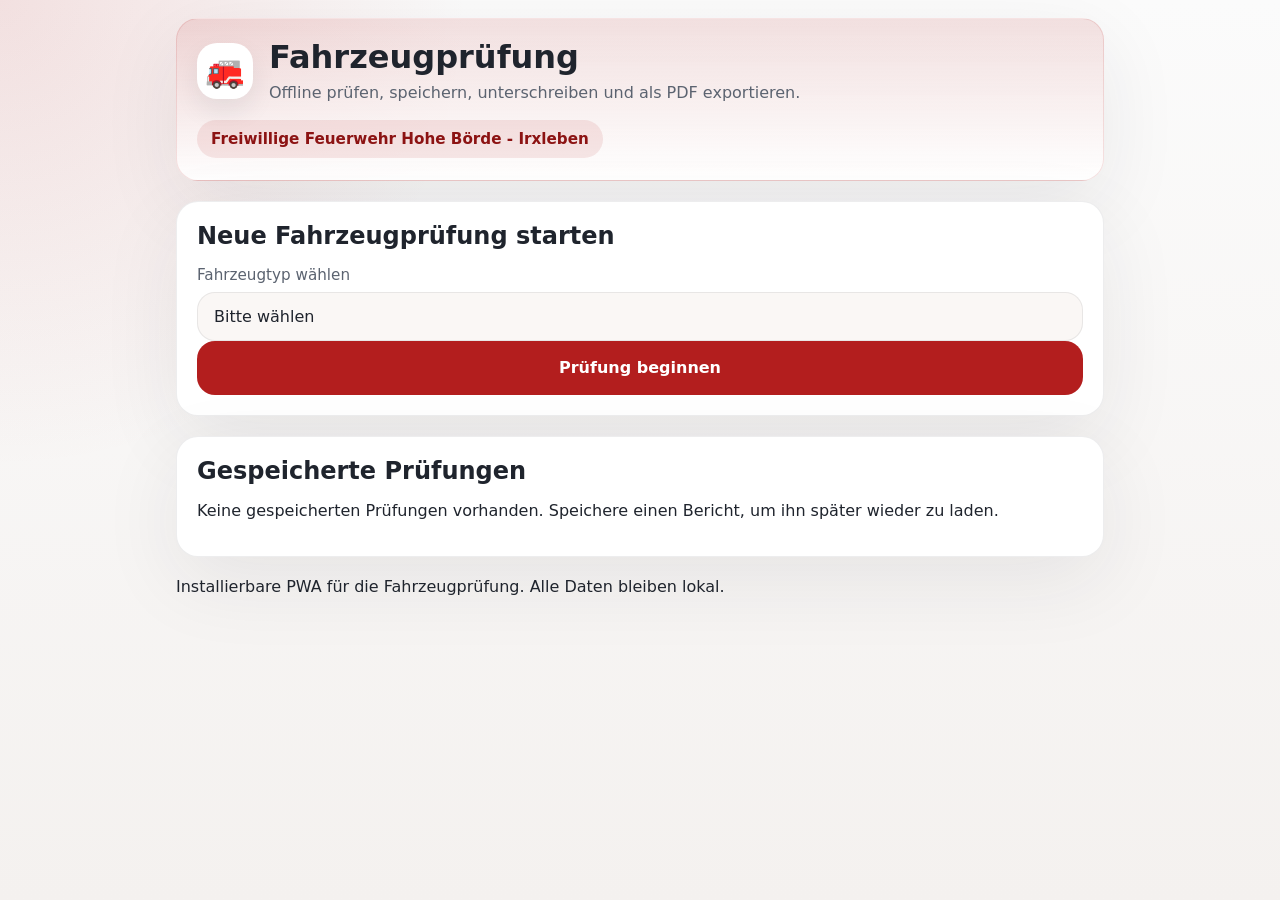
<file: index.html>
<!DOCTYPE html>
<html lang="de">
<head>
  <meta charset="UTF-8">
  <meta name="viewport" content="width=device-width, initial-scale=1.0, viewport-fit=cover">
  <meta name="theme-color" content="#B31E1E">
  <link rel="manifest" href="manifest.json">
  <link rel="icon" href="icons/icon.svg" type="image/svg+xml">
  <link rel="apple-touch-icon" href="icons/icon.svg">
  <title>Fahrzeugprüfung | Feuerwehr Hohe Börde - Irxleben</title>
  <link rel="stylesheet" href="styles.css">
</head>
<body>
  <div class="app-shell">
    <header class="hero">
      <div class="hero-title">
        <span class="hero-emoji" aria-hidden="true">🚒</span>
        <div>
          <h1>Fahrzeugprüfung</h1>
          <p class="hero-subtitle">Offline prüfen, speichern, unterschreiben und als PDF exportieren.</p>
        </div>
      </div>
      <div class="hero-badge">Freiwillige Feuerwehr Hohe Börde - Irxleben</div>
    </header>

    <main id="app" class="page-body" aria-live="polite"></main>

    <footer class="footer">
      <p>Installierbare PWA für die Fahrzeugprüfung. Alle Daten bleiben lokal.</p>
    </footer>
  </div>

  <script src="js/checklisten.js"></script>
  <script src="script.js"></script>
</body>
</html>
</file>
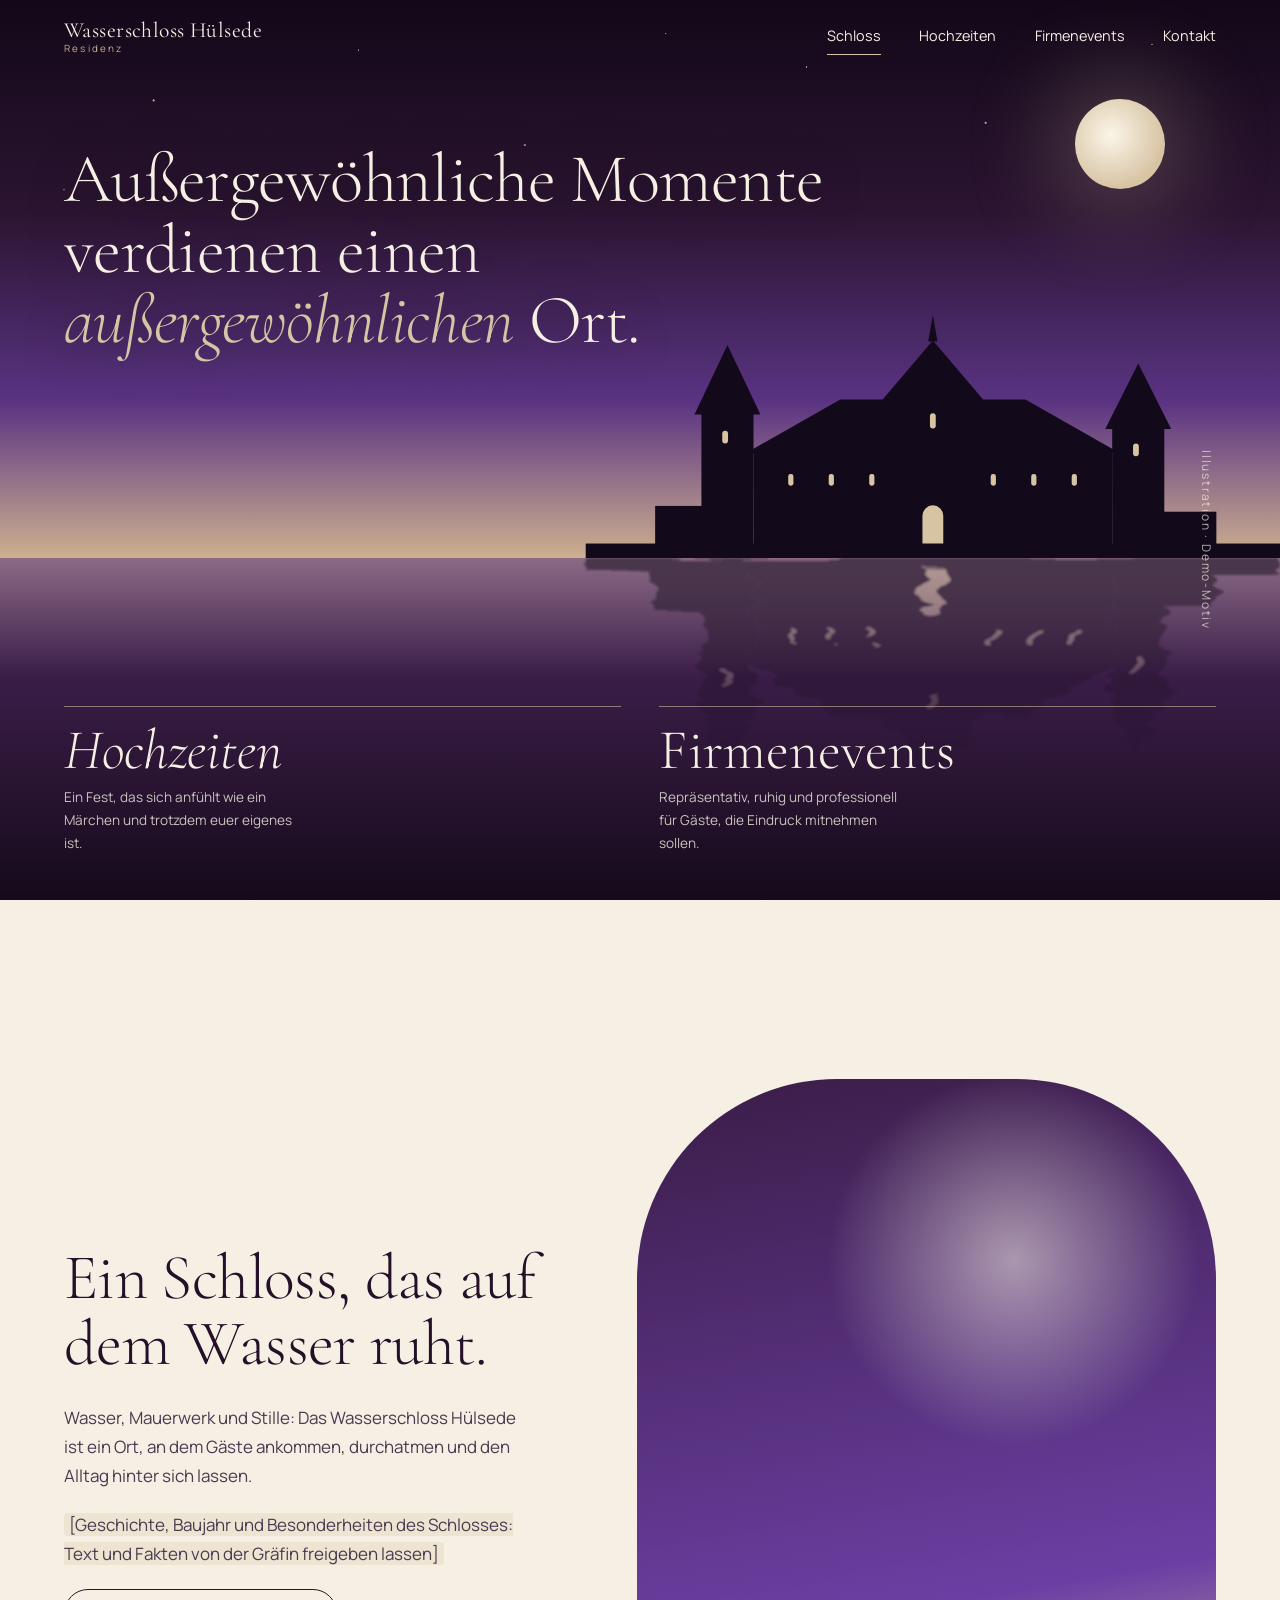
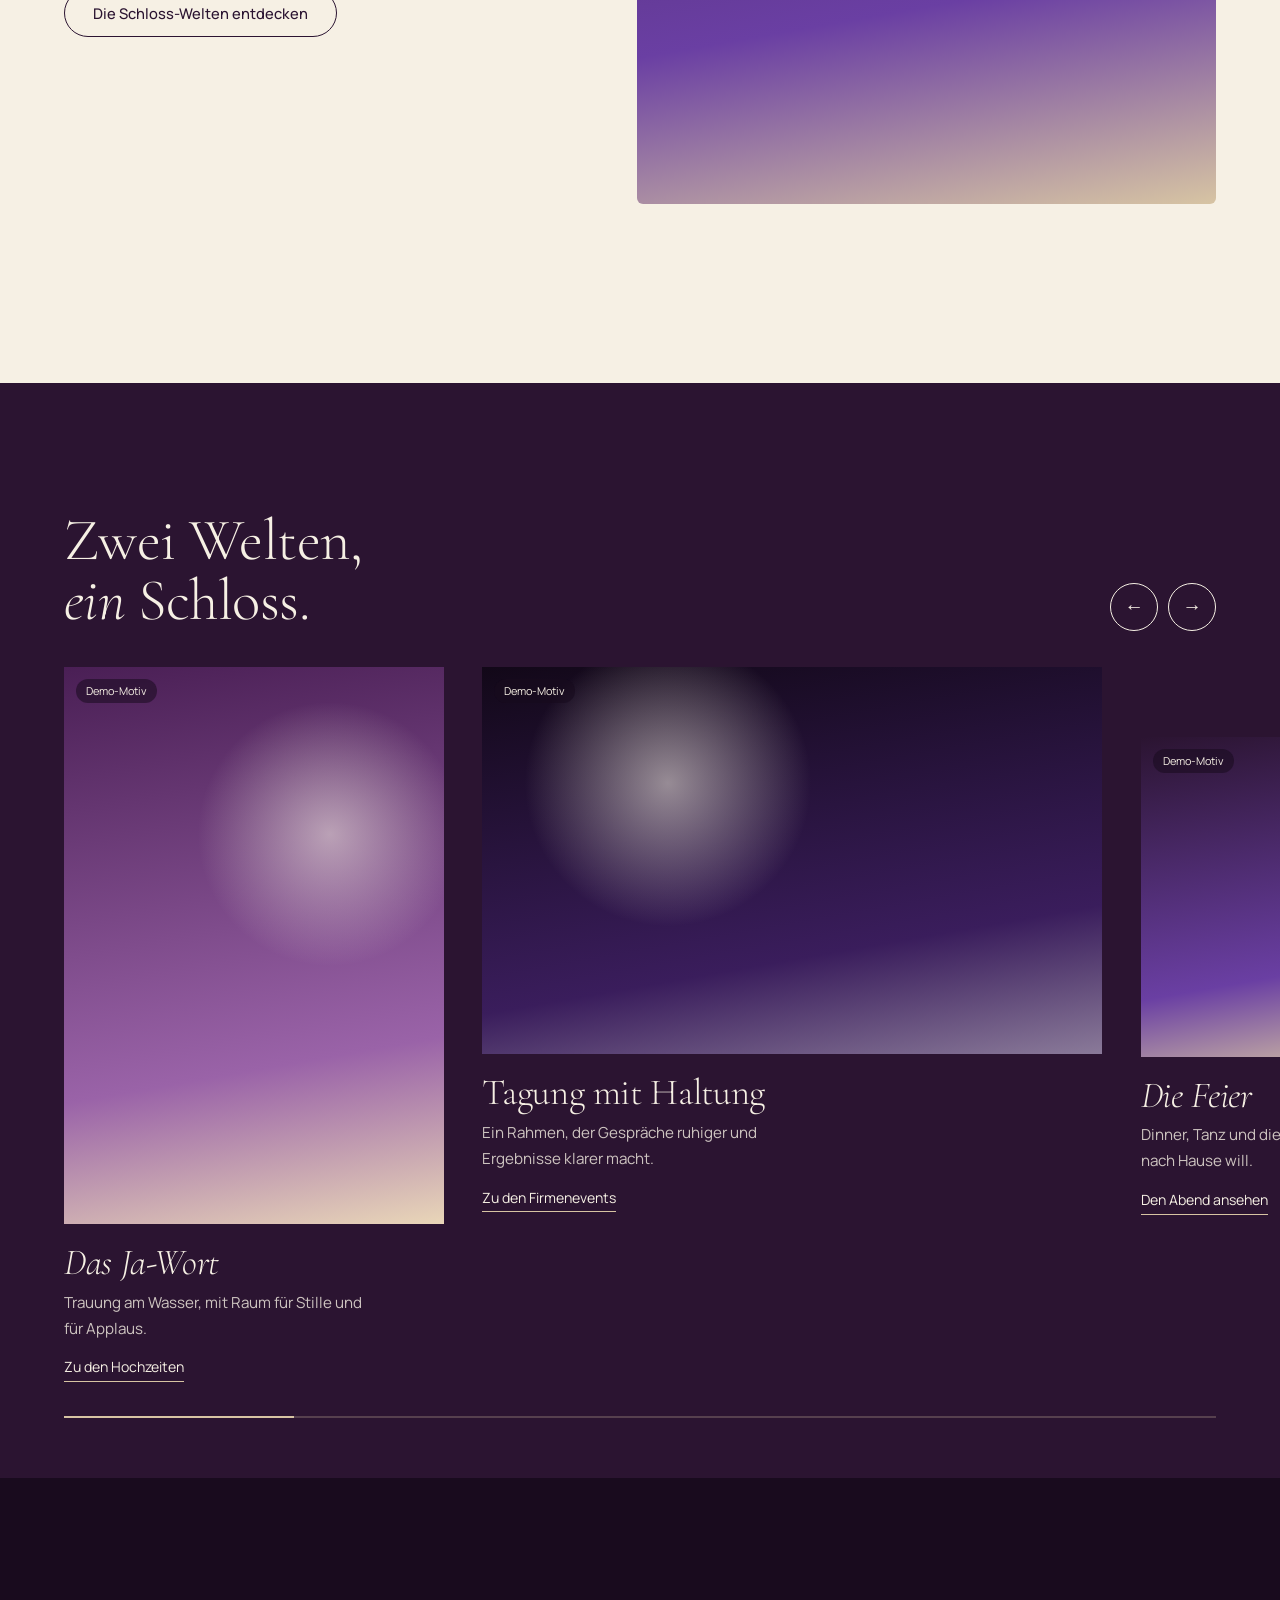
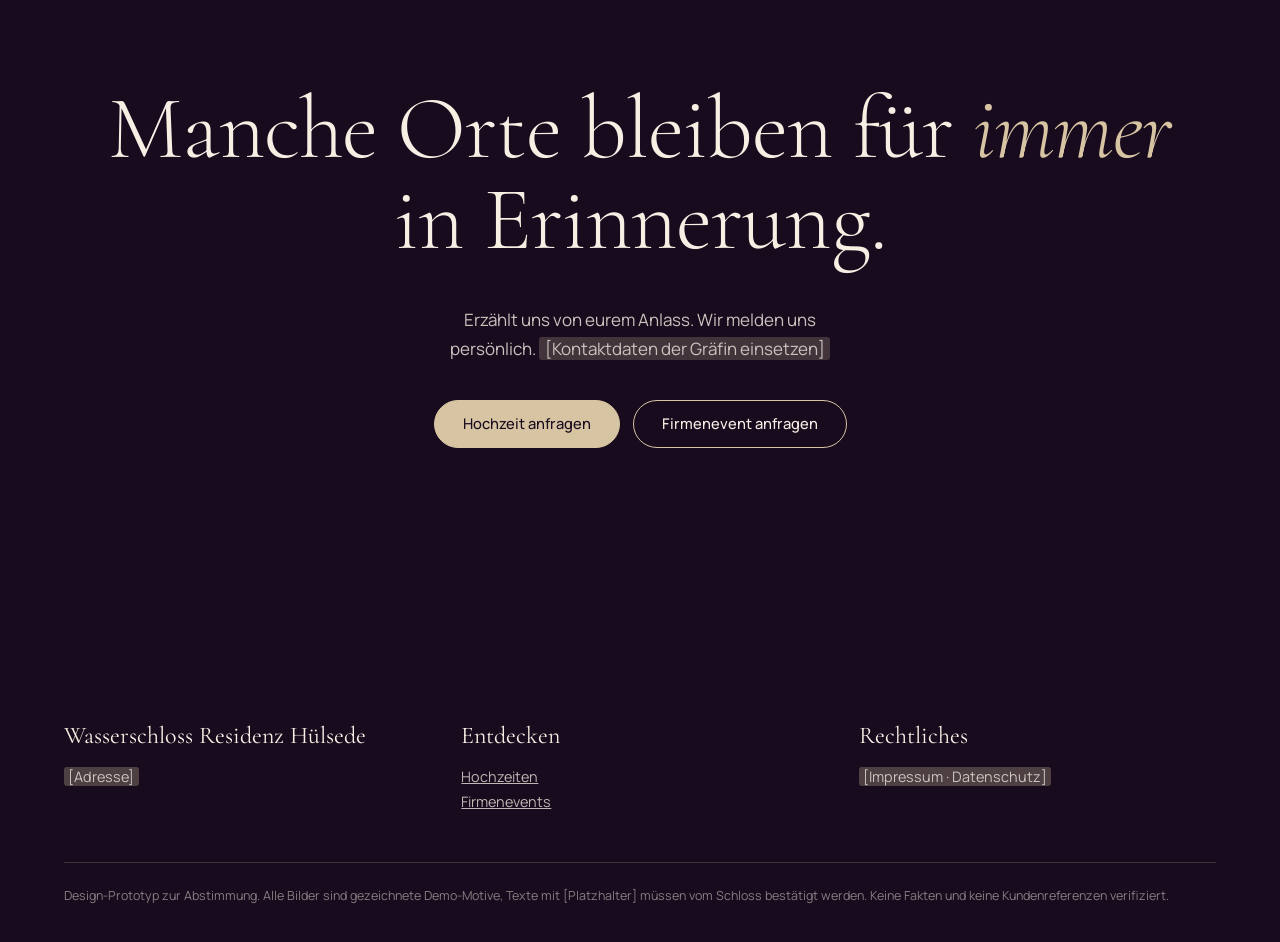
<file: wasserschloss-huelsede/index.html>
<!doctype html>
<html lang="de">
<head>
<meta charset="utf-8">
<meta name="viewport" content="width=device-width,initial-scale=1">
<title>Wasserschloss Residenz Hülsede – Hochzeiten &amp; Firmenevents</title>
<meta name="description" content="Prototyp: Hochzeiten und Firmenevents im Wasserschloss Hülsede.">
<meta name="theme-color" content="#190B1E">
<link rel="preconnect" href="https://fonts.googleapis.com"><link rel="preconnect" href="https://fonts.gstatic.com" crossorigin>
<link href="https://fonts.googleapis.com/css2?family=Cormorant+Garamond:ital,wght@0,300;0,400;0,500;1,300;1,400&family=Manrope:wght@300;400;500;600&display=swap" rel="stylesheet">
<link rel="stylesheet" href="styles.css">
<style>
.hero{position:relative;height:100svh;min-height:680px;overflow:hidden;background:var(--aub-deep);color:var(--ivory)}
.sky{position:absolute;inset:0 0 38% 0;background:
  radial-gradient(1.5px 1.5px at 12% 18%,#fff9 50%,transparent),radial-gradient(1px 1px at 28% 9%,#fff8 50%,transparent),
  radial-gradient(1.5px 1.5px at 41% 26%,#fff7 50%,transparent),radial-gradient(1px 1px at 63% 12%,#fff9 50%,transparent),
  radial-gradient(1.5px 1.5px at 77% 22%,#fff8 50%,transparent),radial-gradient(1px 1px at 90% 8%,#fff7 50%,transparent),
  radial-gradient(1px 1px at 52% 6%,#fff8 50%,transparent),radial-gradient(1px 1px at 5% 34%,#fff6 50%,transparent),
  linear-gradient(180deg,#120818 0%,#2B1431 38%,#5a3382 72%,#cdb08f 100%)}
.moon{position:absolute;right:9%;top:11%;width:clamp(46px,7vw,96px);aspect-ratio:1;border-radius:50%;background:radial-gradient(circle at 40% 40%,#fbf5e8,#d7c4a3 70%);box-shadow:0 0 90px 20px rgba(215,196,163,.28)}
.hero{--sh:clamp(120px,27vh,270px)}
.scene{position:absolute;left:0;right:0;bottom:38%;height:var(--sh);color:#12091a}
.scene svg{width:100%;height:100%}
.water{position:absolute;inset:62% 0 0 0;overflow:hidden;background:linear-gradient(180deg,#8a6a86 0%,#3a1d47 35%,#150a1a 100%)}
.refl{position:absolute;left:0;right:0;top:0;height:var(--sh);opacity:.55;filter:url(#ripple);color:#12091a;mask-image:linear-gradient(#000,transparent 92%);-webkit-mask-image:linear-gradient(#000,transparent 92%)}
.refl svg{width:100%;height:100%}
.hero h1{position:absolute;left:var(--pad);top:max(16vh,120px);font-size:clamp(2.3rem,5.4vw,5.4rem);max-width:11em;font-weight:300;z-index:3;text-shadow:0 2px 40px rgba(18,8,24,.5)}
.hero h1 em{color:var(--champ)}
.portals{position:absolute;z-index:4;left:var(--pad);right:var(--pad);bottom:clamp(20px,5vh,56px);display:grid;grid-template-columns:1fr 1fr;gap:clamp(12px,3vw,40px)}
.portal{display:block;text-decoration:none;border-top:1px solid rgba(215,196,163,.55);padding-top:14px;transition:border-color .3s}
.portal:hover{border-color:var(--ivory)}
.portal b{display:block;font-family:var(--serif);font-weight:300;font-size:clamp(1.9rem,4.4vw,3.6rem);line-height:1.05}
.portal.w b{font-style:italic}
.portal span{display:block;font-size:.85rem;opacity:.8;margin-top:6px;max-width:30ch}
.scroll-hint{position:absolute;z-index:4;right:var(--pad);top:50%;writing-mode:vertical-rl;font-size:.75rem;letter-spacing:.15em;opacity:.7}
@media(max-width:600px){.scroll-hint{display:none}.portal span{display:none}.hero h1{top:max(14vh,104px)}}
/* opening: the only orchestrated motion */
.hero h1,.portals,.moon{opacity:0}
.go .moon{animation:fade 2.4s .1s forwards}
.go h1{animation:rise 1.6s .5s cubic-bezier(.2,.7,.2,1) forwards}
.go .portals{animation:fade 1.4s 1.6s forwards}
.go .win{animation:glow 3s 1s ease-in-out infinite alternate}
@keyframes fade{to{opacity:1}} @keyframes rise{from{transform:translateY(24px)}to{opacity:1;transform:none}}
@keyframes glow{from{opacity:.75}to{opacity:1}}
.win{fill:#d7c4a3}

.story{display:grid;grid-template-columns:minmax(0,5fr) minmax(0,6fr);gap:clamp(30px,7vw,120px);align-items:center;padding:clamp(80px,14vw,200px) var(--pad);max-width:1480px;margin:auto}
.story h2{font-size:clamp(2.4rem,5vw,4.6rem);margin-bottom:28px}
.story p{max-width:46ch;margin-bottom:1.2em;color:#4a3a50}
.story .art{aspect-ratio:4/5;border-radius:200px 200px 6px 6px;--sx:65%;--sy:25%}
@media(max-width:800px){.story{grid-template-columns:1fr}}
.strip-sec{background:var(--aub);color:var(--ivory);padding:clamp(70px,10vw,140px) 0 60px}
.strip-sec .strip-head{padding-inline:var(--pad)}
.strip-sec h2{font-size:clamp(2.2rem,4.6vw,4rem)}
.end{background:var(--aub-deep);color:var(--ivory);text-align:center;padding:clamp(100px,16vw,220px) var(--pad)}
.end h2{font-size:clamp(2.6rem,7vw,6.4rem);max-width:14em;margin:0 auto 40px}
.end h2 em{color:var(--champ)}
</style>
</head>
<body>
<header class="bar">
  <a class="brand" href="index.html">Wasserschloss Hülsede<small>Residenz</small></a>
  <button class="burger" aria-expanded="false" aria-controls="nav">Menü</button>
  <nav class="nav" id="nav"><a href="index.html" aria-current="page">Schloss</a><a href="hochzeiten.html">Hochzeiten</a><a href="firmenevents.html">Firmenevents</a><a href="#kontakt">Kontakt</a></nav>
</header>

<svg width="0" height="0" style="position:absolute" aria-hidden="true">
  <defs>
    <filter id="ripple" x="0" y="0" width="100%" height="100%">
      <feTurbulence type="fractalNoise" baseFrequency="0.004 0.09" numOctaves="2" seed="4" result="n"><animate attributeName="baseFrequency" dur="14s" values="0.004 0.09;0.007 0.12;0.004 0.09" repeatCount="indefinite"/></feTurbulence>
      <feDisplacementMap in="SourceGraphic" in2="n" scale="26" xChannelSelector="R" yChannelSelector="G"/>
      <feGaussianBlur stdDeviation="1.2"/>
    </filter>
    <symbol id="castle" viewBox="0 0 1200 420" preserveAspectRatio="xMaxYMax meet">
      <g fill="currentColor">
        <rect x="200" y="170" width="90" height="250"/><polygon points="188,172 245,52 302,172"/>
        <rect x="910" y="195" width="90" height="225"/><polygon points="898,197 955,84 1012,197"/>
        <rect x="290" y="236" width="620" height="184"/><polygon points="278,238 440,146 760,146 922,238"/>
        <rect x="520" y="150" width="160" height="90"/><polygon points="508,152 600,44 692,152"/>
        <polygon points="592,46 600,0 608,46"/>
        <rect x="120" y="330" width="90" height="90"/><rect x="990" y="340" width="100" height="80"/>
        <rect x="0" y="395" width="1200" height="25"/>
      </g>
      <g class="winset">
        <rect class="win" x="236" y="200" width="10" height="22" rx="5"/><rect class="win" x="946" y="222" width="10" height="22" rx="5"/>
        <rect class="win" x="595" y="170" width="10" height="26" rx="5"/>
        <rect class="win" x="350" y="275" width="9" height="20" rx="4"/><rect class="win" x="420" y="275" width="9" height="20" rx="4"/>
        <rect class="win" x="490" y="275" width="9" height="20" rx="4"/><rect class="win" x="700" y="275" width="9" height="20" rx="4"/>
        <rect class="win" x="770" y="275" width="9" height="20" rx="4"/><rect class="win" x="840" y="275" width="9" height="20" rx="4"/>
        <path class="win" d="M582 395v-48a18 18 0 0 1 36 0v48z"/>
      </g>
    </symbol>
  </defs>
</svg>

<main>
<section class="hero" id="top" aria-label="Wasserschloss bei Nacht (Illustration)">
  <div class="sky"></div><div class="moon"></div>
  <div class="scene"><svg role="img" aria-label="Illustration eines Wasserschlosses"><use href="#castle"/></svg></div>
  <div class="water"><div class="refl" aria-hidden="true"><svg style="transform:scaleY(-1)"><use href="#castle"/></svg></div></div>
  <h1>Außergewöhnliche Momente verdienen einen <em>außergewöhnlichen</em> Ort.</h1>
  <div class="scroll-hint" aria-hidden="true">Illustration · Demo-Motiv</div>
  <div class="portals">
    <a class="portal w" href="hochzeiten.html"><b>Hochzeiten</b><span>Ein Fest, das sich anfühlt wie ein Märchen und trotzdem euer eigenes ist.</span></a>
    <a class="portal" href="firmenevents.html"><b>Firmenevents</b><span>Repräsentativ, ruhig und professionell für Gäste, die Eindruck mitnehmen sollen.</span></a>
  </div>
</section>

<section class="story">
  <div>
    <h2>Ein Schloss, das auf dem Wasser ruht.</h2>
    <p>Wasser, Mauerwerk und Stille: Das Wasserschloss Hülsede ist ein Ort, an dem Gäste ankommen, durchatmen und den Alltag hinter sich lassen.</p>
    <p><span class="ph">[Geschichte, Baujahr und Besonderheiten des Schlosses: Text und Fakten von der Gräfin freigeben lassen]</span></p>
    <a class="btn dark" href="#geschichten">Die Schloss-Welten entdecken</a>
  </div>
  <div class="art" role="img" aria-label="Platzhalter für ein Schlossfoto"><span class="tag">Demo-Motiv</span></div>
</section>

<section class="strip-sec" id="geschichten" data-strip>
  <div class="strip-head"><h2>Zwei Welten,<br><em>ein</em> Schloss.</h2>
    <div class="ctrl"><button data-dir="-1" aria-label="Zurück">←</button><button data-dir="1" aria-label="Weiter">→</button></div></div>
  <div class="strip" tabindex="0" aria-label="Geschichten aus dem Schloss, seitlich wischen">
    <a class="card tall" href="hochzeiten.html"><div class="art" style="--a1:#4a1f55;--a2:#9a63a8;--a3:#e9d6b8"><span class="tag">Demo-Motiv</span></div><h3><em>Das Ja-Wort</em></h3><p>Trauung am Wasser, mit Raum für Stille und für Applaus.</p><span class="go">Zu den Hochzeiten</span></a>
    <a class="card wide" href="firmenevents.html"><div class="art" style="--a1:#120818;--a2:#3a1d5c;--a3:#8a7a99;--sx:30%"><span class="tag">Demo-Motiv</span></div><h3>Tagung mit Haltung</h3><p>Ein Rahmen, der Gespräche ruhiger und Ergebnisse klarer macht.</p><span class="go">Zu den Firmenevents</span></a>
    <a class="card sq" href="hochzeiten.html#abend"><div class="art" style="--a1:#2B1431;--a2:#6A3FA3;--a3:#D7C4A3;--sy:60%"><span class="tag">Demo-Motiv</span></div><h3><em>Die Feier</em></h3><p>Dinner, Tanz und die Stunde, in der niemand nach Hause will.</p><span class="go">Den Abend ansehen</span></a>
    <a class="card tall" href="firmenevents.html#formate"><div class="art" style="--a1:#1c0c21;--a2:#563076;--a3:#d7c4a3;--sx:80%"><span class="tag">Demo-Motiv</span></div><h3>Gala &amp; Empfang</h3><p>Der große Auftritt für Kunden, Partner und Teams.</p><span class="go">Formate ansehen</span></a>
    <a class="card wide" href="#kontakt"><div class="art" style="--a1:#6A3FA3;--a2:#B9A2D9;--a3:#F6F0E4;--sy:20%"><span class="tag">Demo-Motiv</span></div><h3>Besichtigung <em>vereinbaren</em></h3><p>Am besten erlebt ihr das Schloss selbst. Wir nehmen uns Zeit für euch.</p><span class="go">Termin anfragen</span></a>
  </div>
  <div class="progress"><i></i></div>
</section>

<section class="end" id="kontakt">
  <h2>Manche Orte bleiben für <em>immer</em> in Erinnerung.</h2>
  <p style="max-width:44ch;margin:0 auto 36px;opacity:.8">Erzählt uns von eurem Anlass. Wir melden uns persönlich. <span class="ph">[Kontaktdaten der Gräfin einsetzen]</span></p>
  <a class="btn fill" href="hochzeiten.html#anfrage">Hochzeit anfragen</a>
  <a class="btn" href="firmenevents.html#anfrage" style="margin-left:10px">Firmenevent anfragen</a>
</section>
</main>

<footer><div class="grid">
  <div><h4>Wasserschloss Residenz Hülsede</h4><p><span class="ph">[Adresse]</span></p></div>
  <div><h4>Entdecken</h4><a href="hochzeiten.html">Hochzeiten</a><a href="firmenevents.html">Firmenevents</a></div>
  <div><h4>Rechtliches</h4><p><span class="ph">[Impressum · Datenschutz]</span></p></div></div>
  <p class="note">Design-Prototyp zur Abstimmung. Alle Bilder sind gezeichnete Demo-Motive, Texte mit [Platzhalter] müssen vom Schloss bestätigt werden. Keine Fakten und keine Kundenreferenzen verifiziert.</p>
</footer>
<script src="app.js"></script>
<script>requestAnimationFrame(function(){document.getElementById('top').classList.add('go')})</script>
</body></html>
</file>
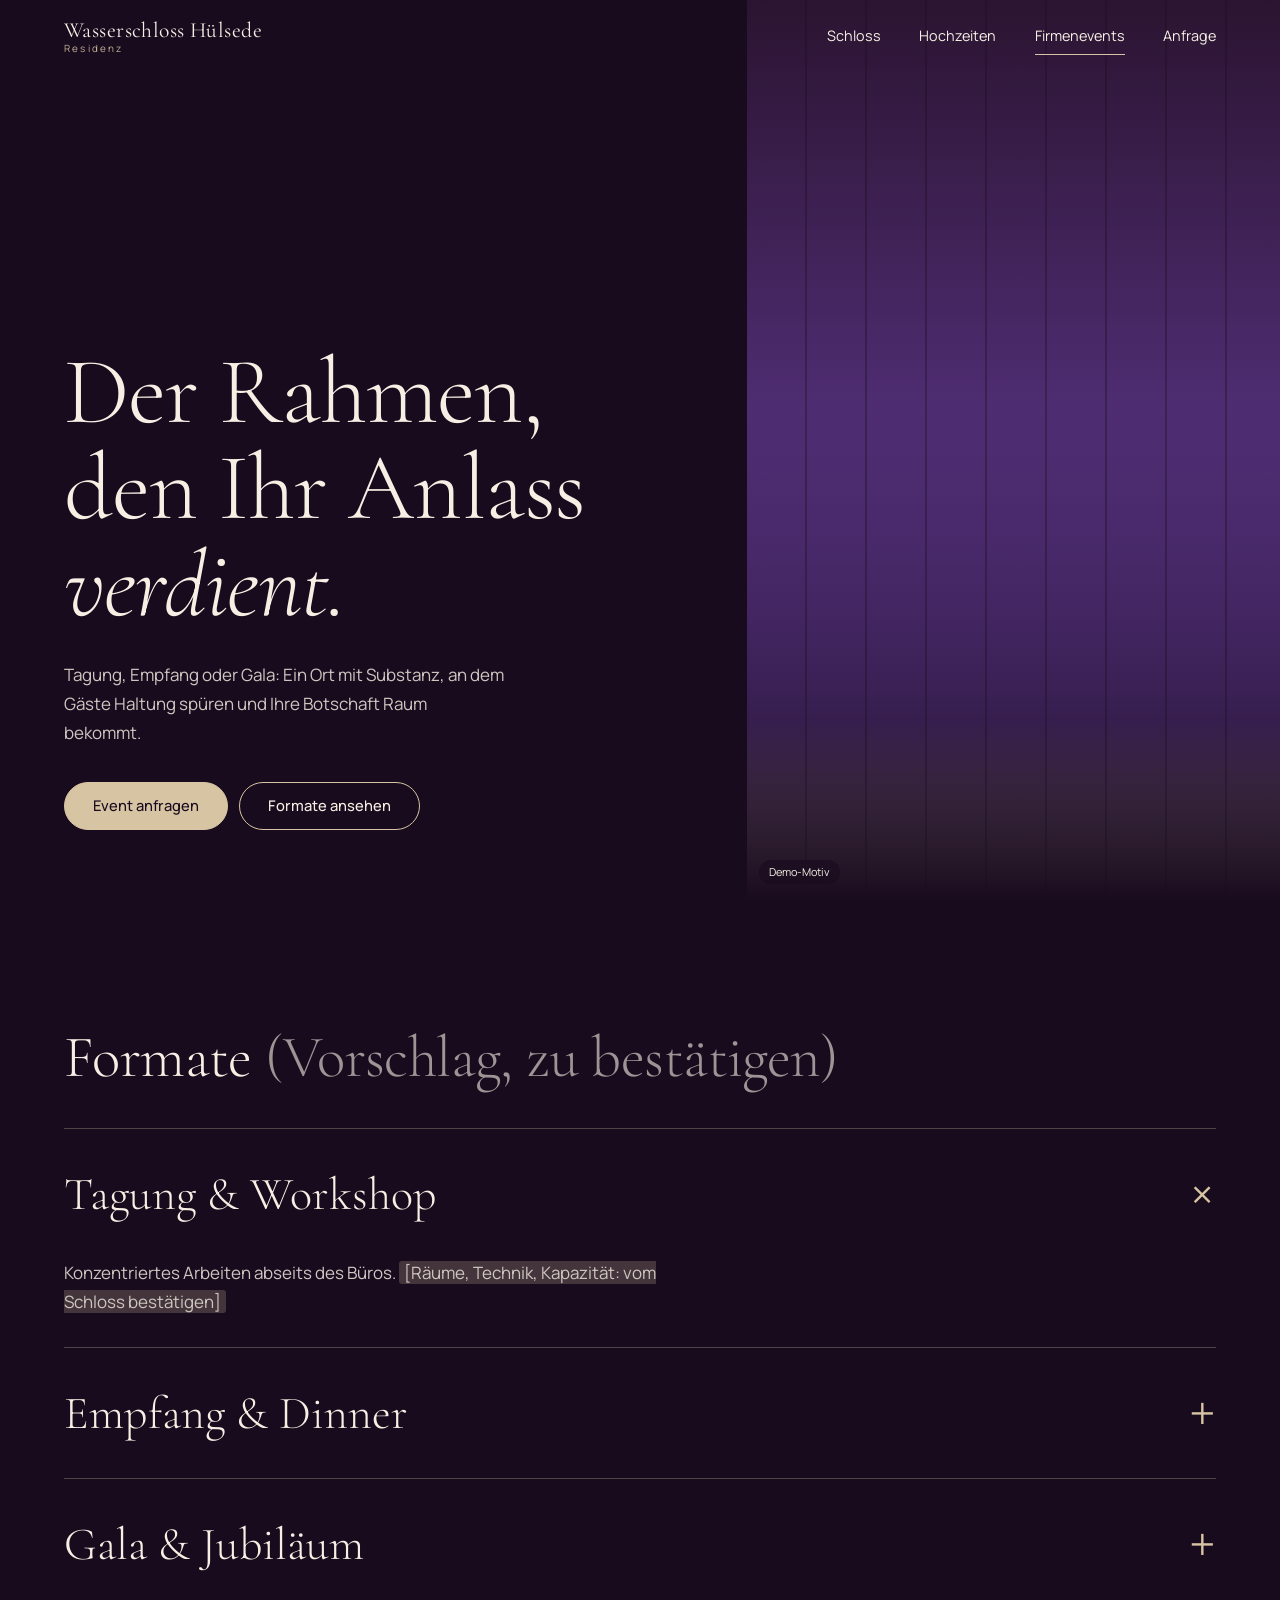
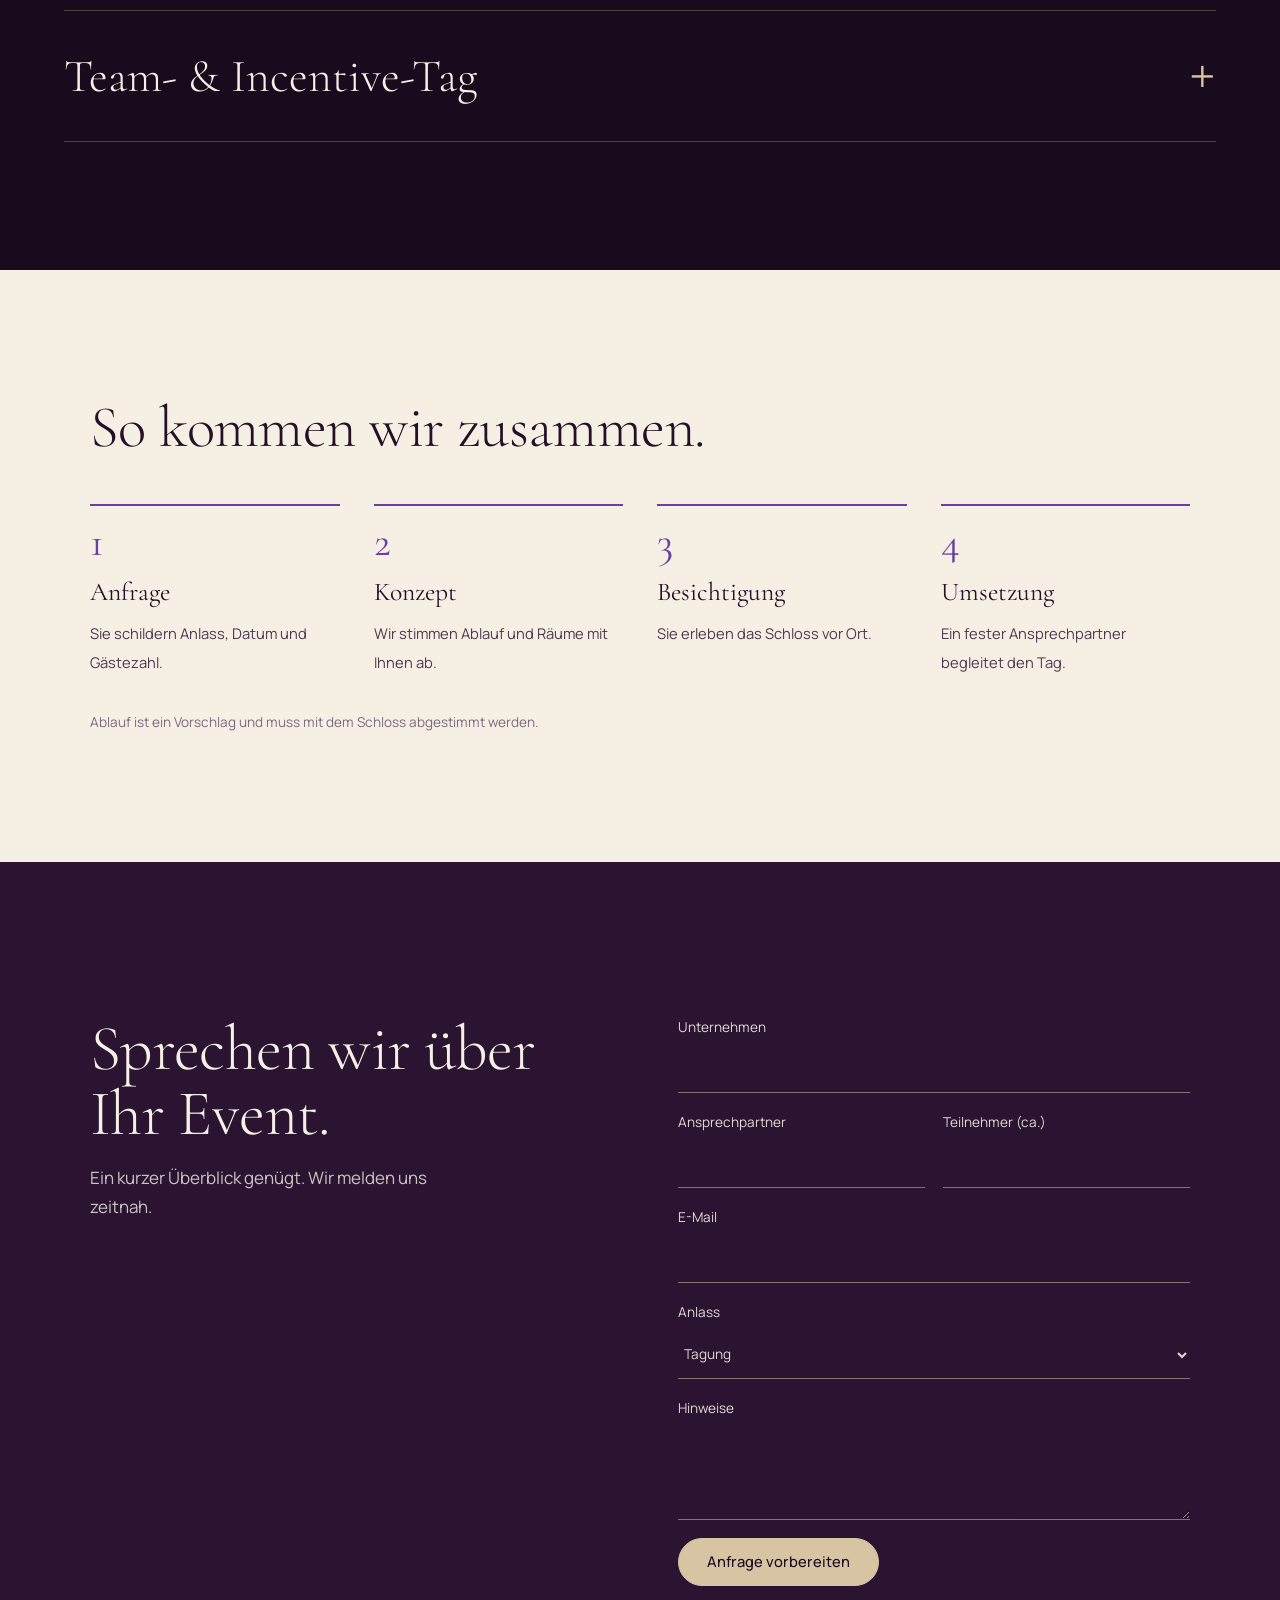
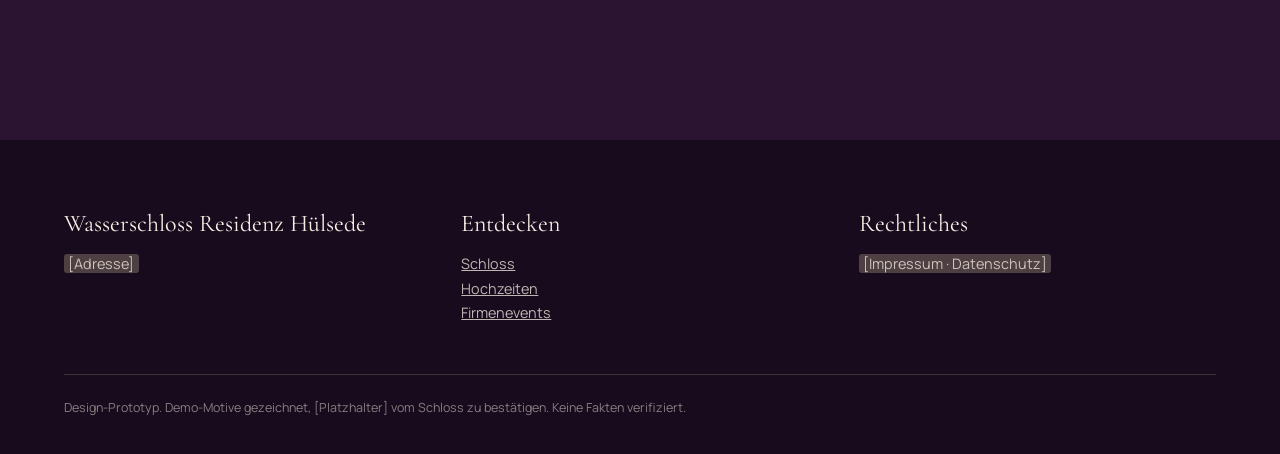
<file: wasserschloss-huelsede/firmenevents.html>
<!doctype html><html lang="de"><head><title>Firmenevents – Wasserschloss Residenz Hülsede</title><meta charset="utf-8"><meta name="viewport" content="width=device-width,initial-scale=1"><meta name="theme-color" content="#190B1E"><link rel="preconnect" href="https://fonts.googleapis.com"><link rel="preconnect" href="https://fonts.gstatic.com" crossorigin><link href="https://fonts.googleapis.com/css2?family=Cormorant+Garamond:ital,wght@0,300;0,400;0,500;1,300;1,400&family=Manrope:wght@300;400;500;600&display=swap" rel="stylesheet"><link rel="stylesheet" href="styles.css">
<style>
body{background:var(--aub-deep);color:var(--ivory)}
.hd{min-height:100svh;display:grid;grid-template-columns:7fr 5fr;position:relative}
.hd .l{padding:140px var(--pad) 70px;display:flex;flex-direction:column;justify-content:flex-end}
.hd h1{font-size:clamp(3rem,7.4vw,7.4rem);font-weight:300;max-width:9em}
.hd p{max-width:44ch;margin:28px 0 34px;opacity:.82}
.hd .r{position:relative;--a1:#12081800;background:linear-gradient(180deg,#2B1431,#6A3FA3 80%,#D7C4A3)}
.hd .r::after{content:"";position:absolute;inset:0;background:repeating-linear-gradient(90deg,transparent 0 58px,rgba(25,11,30,.35) 58px 60px),linear-gradient(0deg,#190B1E 0,transparent 55%)}
.hd .r .tag{z-index:2;top:auto;bottom:16px}
.hd .r i{position:absolute;bottom:0;background:#190B1E;width:18%;z-index:1}
@media(max-width:820px){.hd{grid-template-columns:1fr}.hd .r{min-height:260px;order:-1}.hd .l{padding-top:40px}}
.fm{max-width:1480px;margin:auto;padding:clamp(70px,10vw,140px) var(--pad)}
.fm h2{font-size:clamp(2.2rem,4.6vw,4rem);margin-bottom:40px}
details{border-top:1px solid rgba(215,196,163,.3)} details:last-of-type{border-bottom:1px solid rgba(215,196,163,.3)}
summary{display:flex;justify-content:space-between;align-items:center;gap:20px;list-style:none;cursor:pointer;padding:26px 0;font-family:var(--serif);font-size:clamp(1.8rem,3.6vw,3.2rem);font-weight:300;min-height:48px}
summary::-webkit-details-marker{display:none}
summary::after{content:"+";font-family:var(--sans);font-weight:300;color:var(--champ);transition:transform .35s}
details[open] summary::after{transform:rotate(45deg)}
details .b{padding:0 0 30px;max-width:60ch;opacity:.82}
.proc{background:var(--ivory);color:var(--ink);padding:clamp(70px,10vw,140px) var(--pad)}
.proc .in{max-width:1100px;margin:auto}
.proc h2{font-size:clamp(2.2rem,4.6vw,4rem);margin-bottom:46px}
.proc ol{list-style:none;display:grid;grid-template-columns:repeat(auto-fit,minmax(200px,1fr));gap:34px;counter-reset:s}
.proc li{counter-increment:s;border-top:2px solid var(--vio);padding-top:16px}
.proc li::before{content:counter(s);font-family:var(--serif);font-size:2.6rem;color:var(--vio);display:block;line-height:1}
.proc li b{display:block;font-family:var(--serif);font-weight:400;font-size:1.6rem;margin:6px 0}
.proc li span{font-size:.92rem;color:#4a3a50}
.fin{padding:clamp(80px,12vw,160px) var(--pad);background:var(--aub)}
.fin .in{max-width:1100px;margin:auto;display:grid;grid-template-columns:1fr 1fr;gap:clamp(30px,6vw,90px)}
.fin h2{font-size:clamp(2.4rem,5vw,4.4rem)}
@media(max-width:820px){.fin .in{grid-template-columns:1fr}}
</style></head><body>
<header class="bar"><a class="brand" href="index.html">Wasserschloss Hülsede<small>Residenz</small></a><button class="burger" aria-expanded="false" aria-controls="nav">Menü</button><nav class="nav" id="nav"><a href="index.html">Schloss</a><a href="hochzeiten.html">Hochzeiten</a><a href="firmenevents.html" aria-current="page">Firmenevents</a><a href="#anfrage">Anfrage</a></nav></header>
<main>
<section class="hd"><div class="l"><h1>Der Rahmen, den Ihr Anlass <em>verdient.</em></h1><p>Tagung, Empfang oder Gala: Ein Ort mit Substanz, an dem Gäste Haltung spüren und Ihre Botschaft Raum bekommt.</p><div><a class="btn fill" href="#anfrage">Event anfragen</a> <a class="btn" href="#formate" style="margin-left:8px">Formate ansehen</a></div></div>
<div class="r" role="img" aria-label="Platzhalter für ein Schlossfoto"><span class="tag">Demo-Motiv</span></div></section>

<section class="fm" id="formate"><h2>Formate <span style="opacity:.6">(Vorschlag, zu bestätigen)</span></h2>
<details open><summary>Tagung &amp; Workshop</summary><div class="b">Konzentriertes Arbeiten abseits des Büros. <span class="ph">[Räume, Technik, Kapazität: vom Schloss bestätigen]</span></div></details>
<details><summary>Empfang &amp; Dinner</summary><div class="b">Ein repräsentativer Rahmen für Gespräche mit Kunden und Partnern. <span class="ph">[Gastronomie und Partner: bestätigen]</span></div></details>
<details><summary>Gala &amp; Jubiläum</summary><div class="b">Große Anlässe brauchen große Kulissen. <span class="ph">[Kapazitäten und Abläufe: bestätigen]</span></div></details>
<details><summary>Team- &amp; Incentive-Tag</summary><div class="b">Gemeinsam Neues erleben, mit Zeit zum Austausch. <span class="ph">[Programmideen: bestätigen]</span></div></details>
</section>

<section class="proc"><div class="in"><h2>So kommen wir zusammen.</h2><ol>
<li><b>Anfrage</b><span>Sie schildern Anlass, Datum und Gästezahl.</span></li>
<li><b>Konzept</b><span>Wir stimmen Ablauf und Räume mit Ihnen ab.</span></li>
<li><b>Besichtigung</b><span>Sie erleben das Schloss vor Ort.</span></li>
<li><b>Umsetzung</b><span>Ein fester Ansprechpartner begleitet den Tag.</span></li></ol>
<p style="margin-top:34px;font-size:.85rem;color:var(--muted)">Ablauf ist ein Vorschlag und muss mit dem Schloss abgestimmt werden.</p></div></section>

<section class="fin" id="anfrage"><div class="in"><div><h2>Sprechen wir über Ihr Event.</h2><p style="margin-top:18px;opacity:.8;max-width:36ch">Ein kurzer Überblick genügt. Wir melden uns zeitnah.</p></div>
<form data-mail="Firmenevent-Anfrage Wasserschloss Hülsede"><label>Unternehmen<input name="Unternehmen" required autocomplete="organization"></label><div class="row2"><label>Ansprechpartner<input name="Name" required autocomplete="name"></label><label>Teilnehmer (ca.)<input name="Teilnehmer" type="number" min="1" inputmode="numeric"></label></div><label>E-Mail<input name="E-Mail" type="email" required autocomplete="email"></label><label>Anlass<select name="Anlass"><option>Tagung</option><option>Empfang / Dinner</option><option>Gala</option><option>Team-Tag</option></select></label><label>Hinweise<textarea name="Nachricht" rows="3"></textarea></label><button class="btn fill" type="submit" style="justify-self:start">Anfrage vorbereiten</button></form></div></section>
</main>
<footer><div class="grid"><div><h4>Wasserschloss Residenz Hülsede</h4><p><span class="ph">[Adresse]</span></p></div><div><h4>Entdecken</h4><a href="index.html">Schloss</a><a href="hochzeiten.html">Hochzeiten</a><a href="firmenevents.html">Firmenevents</a></div><div><h4>Rechtliches</h4><p><span class="ph">[Impressum · Datenschutz]</span></p></div></div><p class="note">Design-Prototyp. Demo-Motive gezeichnet, [Platzhalter] vom Schloss zu bestätigen. Keine Fakten verifiziert.</p></footer><script src="app.js"></script></body></html>
</file>
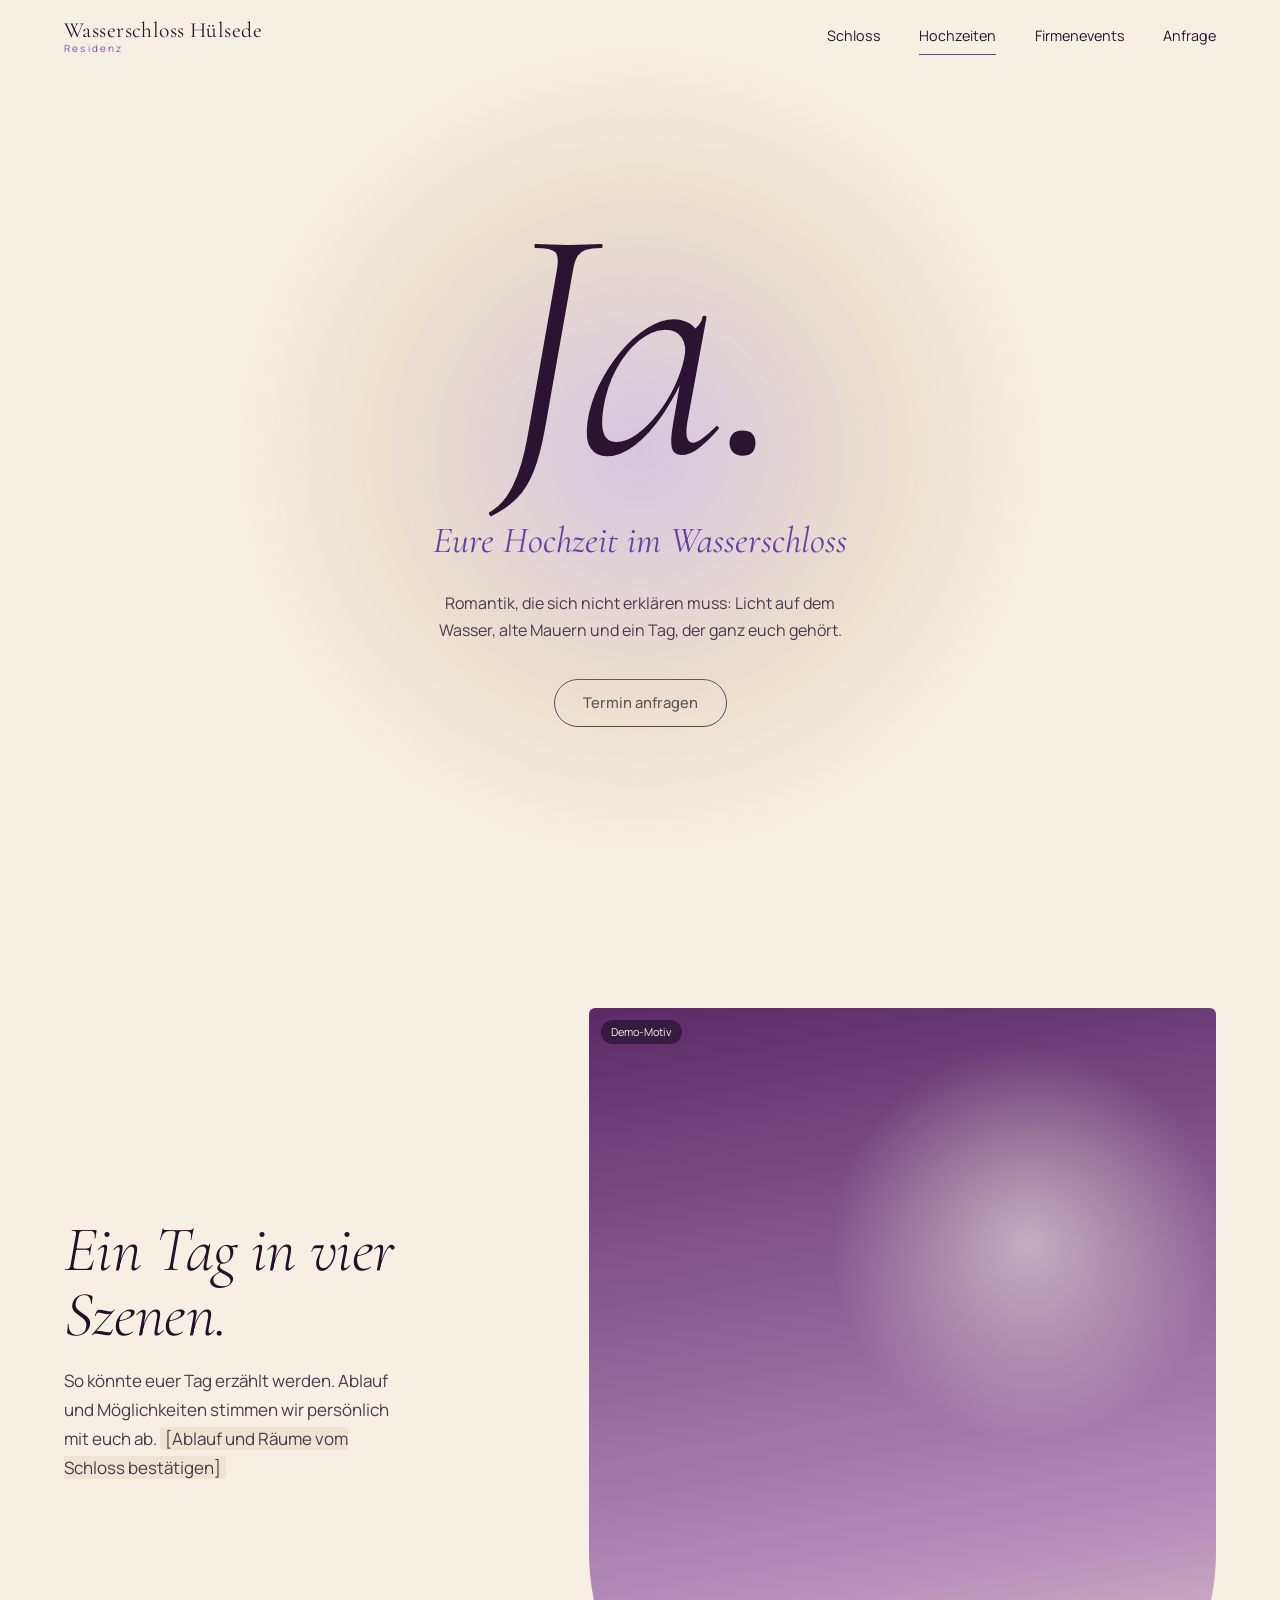
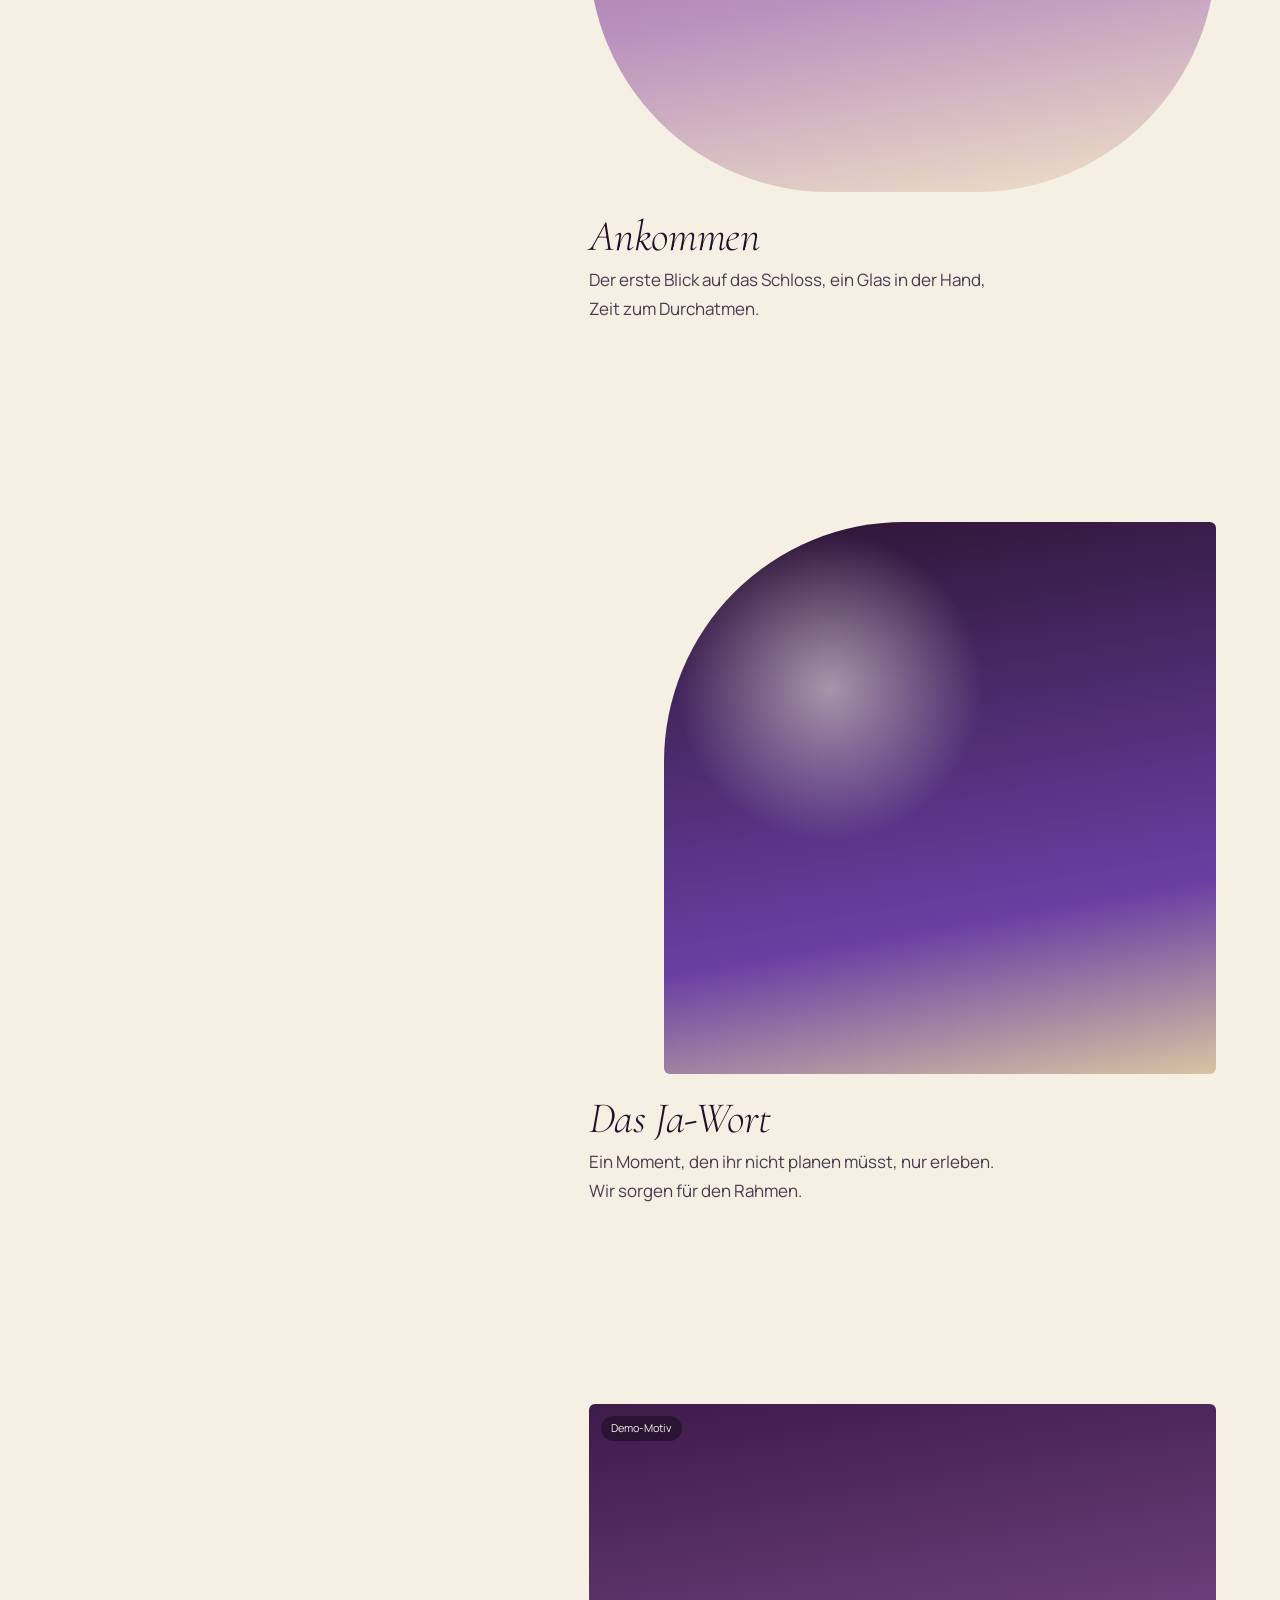
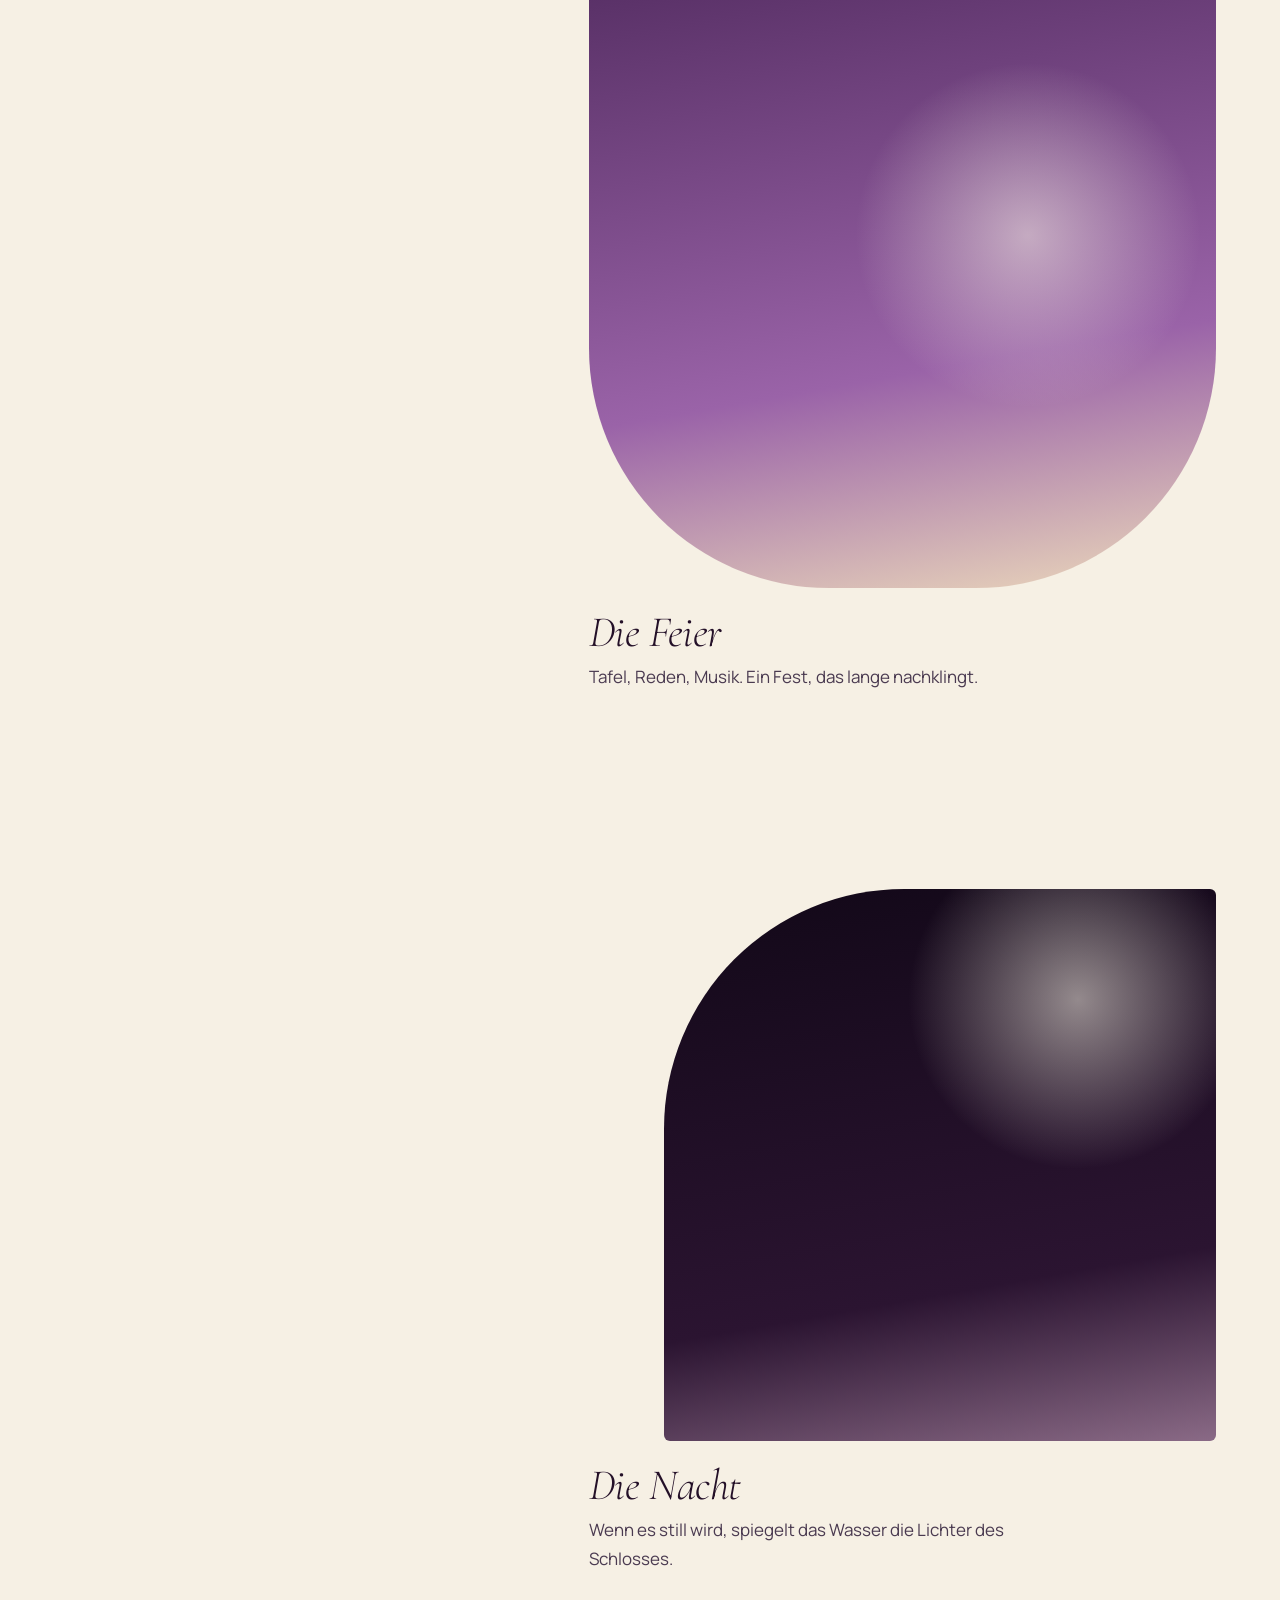
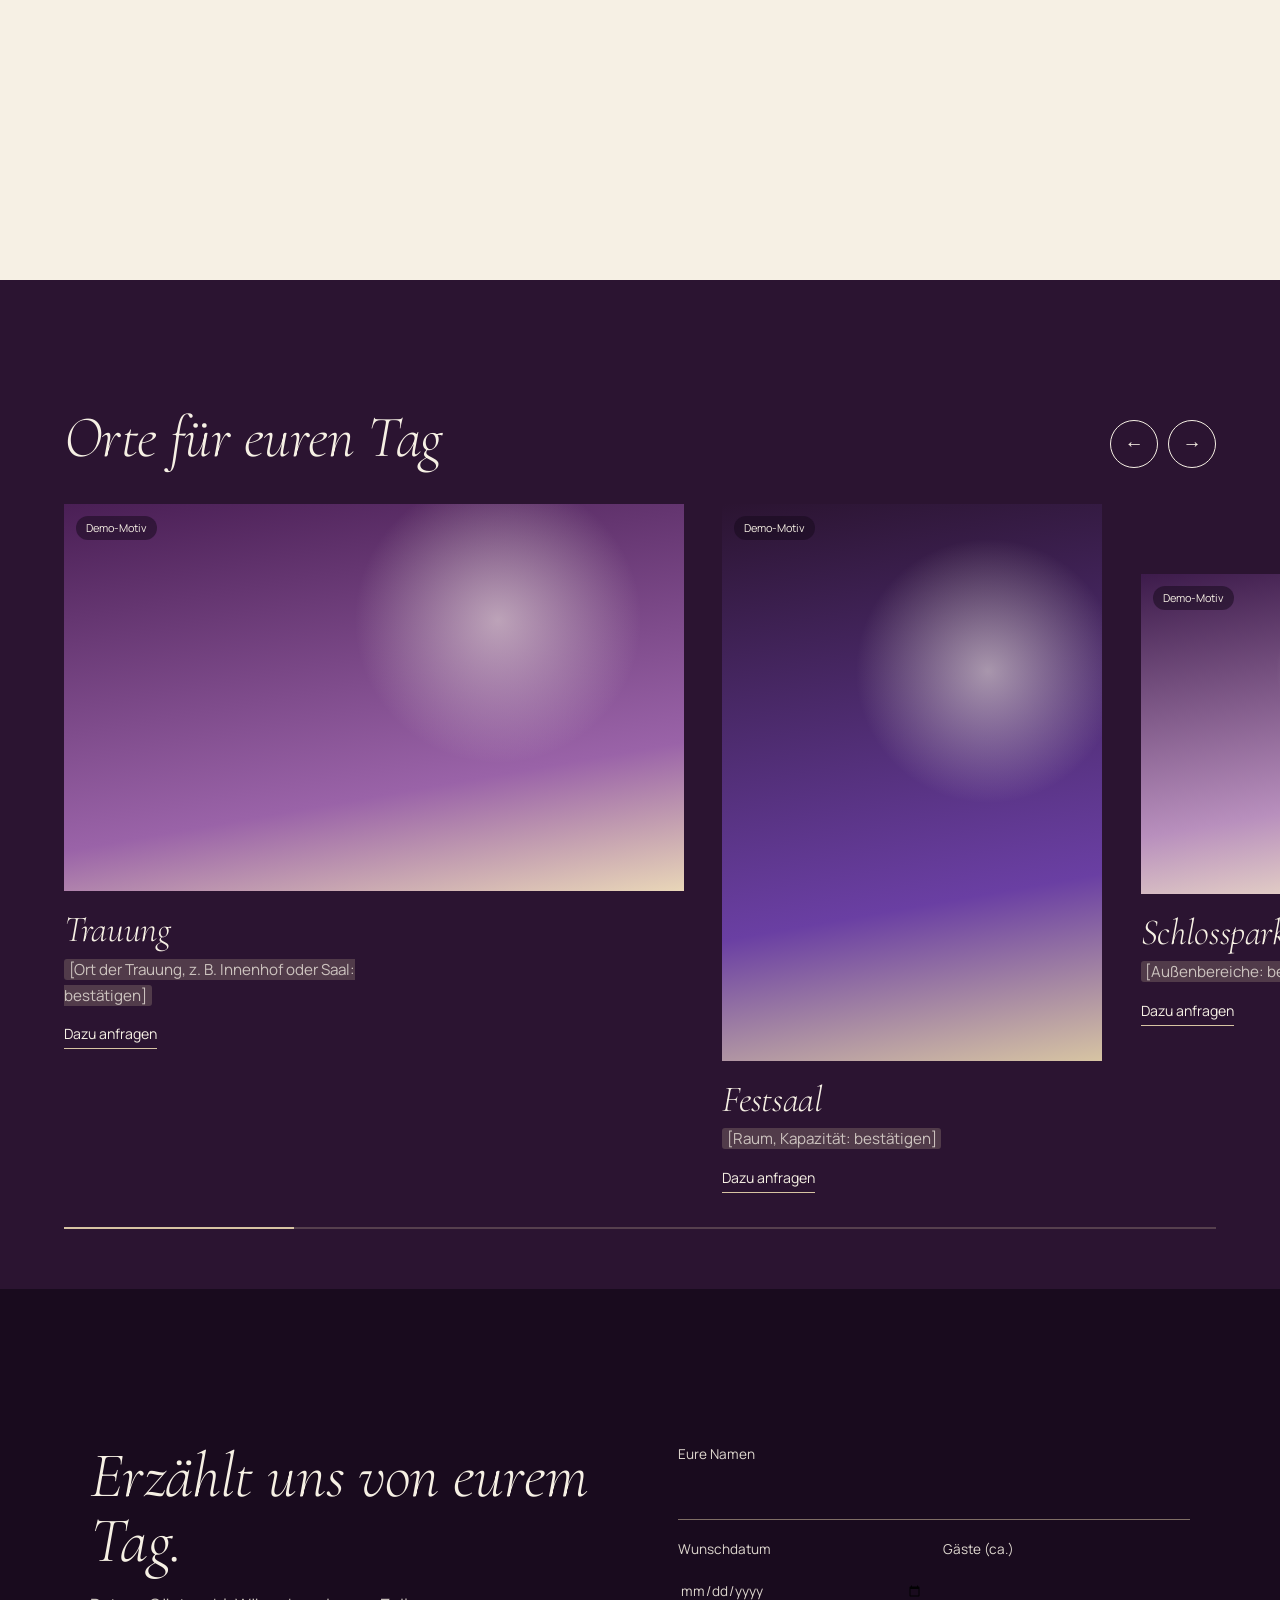
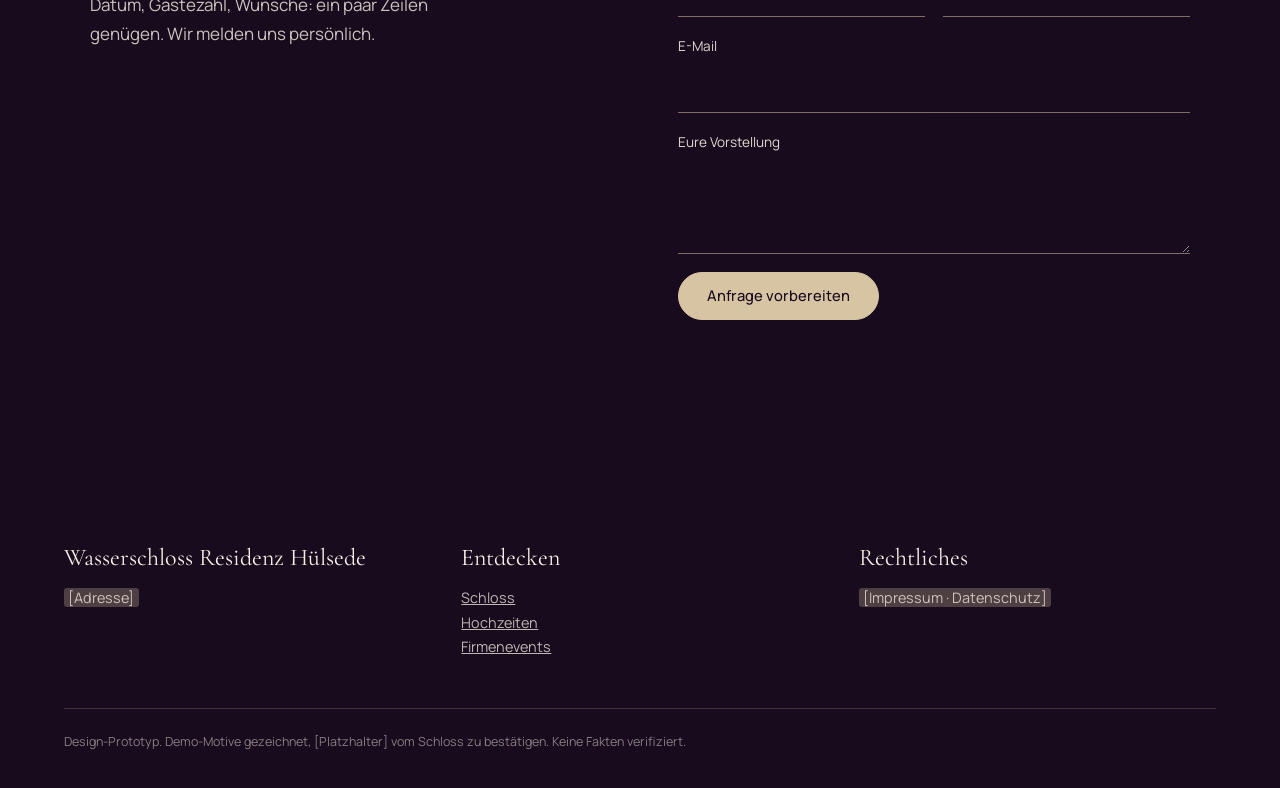
<file: wasserschloss-huelsede/hochzeiten.html>
<!doctype html><html lang="de"><head><title>Hochzeiten – Wasserschloss Residenz Hülsede</title><meta charset="utf-8"><meta name="viewport" content="width=device-width,initial-scale=1"><meta name="theme-color" content="#190B1E"><link rel="preconnect" href="https://fonts.googleapis.com"><link rel="preconnect" href="https://fonts.gstatic.com" crossorigin><link href="https://fonts.googleapis.com/css2?family=Cormorant+Garamond:ital,wght@0,300;0,400;0,500;1,300;1,400&family=Manrope:wght@300;400;500;600&display=swap" rel="stylesheet"><link rel="stylesheet" href="styles.css">
<style>
body{background:var(--ivory)}
.bar{color:var(--aub)} .bar.solid{background:rgba(246,240,228,.88);color:var(--aub)} .brand small{color:var(--vio)}
.nav a:hover,.nav a[aria-current]{border-color:var(--vio)} .burger{border-color:var(--aub)}
@media(max-width:760px){.nav{background:var(--ivory);color:var(--aub)}}
.open{min-height:100svh;display:grid;place-items:center;text-align:center;padding:120px var(--pad) 80px;position:relative;overflow:hidden}
.open::before{content:"";position:absolute;width:min(90vw,820px);aspect-ratio:1;border-radius:50%;background:radial-gradient(circle,rgba(185,162,217,.55),rgba(215,196,163,.35) 45%,transparent 70%);filter:blur(10px);animation:breathe 9s ease-in-out infinite alternate}
@keyframes breathe{to{transform:scale(1.12)}}
.open h1{position:relative;font-size:clamp(5rem,26vw,22rem);font-style:italic;font-weight:300;line-height:.8;color:var(--aub)}
.open p{position:relative;font-family:var(--serif);font-size:clamp(1.4rem,3vw,2.3rem);font-style:italic;margin-top:30px;color:var(--vio)}
.open .sub{font-family:var(--sans);font-style:normal;font-size:1rem;max-width:44ch;margin:18px auto 34px;color:#4a3a50}
.chap{display:grid;grid-template-columns:minmax(0,5fr) minmax(0,7fr);gap:clamp(24px,6vw,100px);max-width:1480px;margin:auto;padding:0 var(--pad)}
.chap aside{position:sticky;top:0;height:100svh;display:flex;flex-direction:column;justify-content:center}
.chap aside h2{font-size:clamp(2.6rem,5vw,5rem);font-style:italic}
.chap aside p{margin-top:20px;max-width:34ch;color:#4a3a50}
.chap ol{list-style:none;padding:12vh 0}
.chap li{margin-bottom:22vh}
.chap li .art{aspect-ratio:4/5;border-radius:6px 6px 240px 240px}
.chap li:nth-child(even) .art{aspect-ratio:1;border-radius:240px 6px 6px 6px;margin-left:12%}
.chap h3{font-size:clamp(2rem,3.4vw,3rem);margin:22px 0 8px;font-style:italic}
.chap li p{max-width:42ch;color:#4a3a50}
@media(max-width:820px){.chap{grid-template-columns:1fr}.chap aside{position:static;height:auto;padding:70px 0 0}.chap li{margin-bottom:60px}}
.orte{background:var(--aub);color:var(--ivory);padding:clamp(70px,10vw,140px) 0 60px}
.orte .strip-head{padding-inline:var(--pad)} .orte h2{font-size:clamp(2.2rem,4.6vw,4rem);font-style:italic}
.fin{background:var(--aub-deep);color:var(--ivory);padding:clamp(80px,12vw,160px) var(--pad)}
.fin .in{max-width:1100px;margin:auto;display:grid;grid-template-columns:1fr 1fr;gap:clamp(30px,6vw,90px)}
.fin h2{font-size:clamp(2.4rem,5vw,4.4rem);font-style:italic}
@media(max-width:820px){.fin .in{grid-template-columns:1fr}}
</style></head><body>
<header class="bar"><a class="brand" href="index.html">Wasserschloss Hülsede<small>Residenz</small></a><button class="burger" aria-expanded="false" aria-controls="nav">Menü</button><nav class="nav" id="nav"><a href="index.html">Schloss</a><a href="hochzeiten.html" aria-current="page">Hochzeiten</a><a href="firmenevents.html">Firmenevents</a><a href="#anfrage">Anfrage</a></nav></header>
<main>
<section class="open"><div><h1>Ja.</h1><p>Eure Hochzeit im Wasserschloss</p><p class="sub">Romantik, die sich nicht erklären muss: Licht auf dem Wasser, alte Mauern und ein Tag, der ganz euch gehört.</p><a class="btn dark" href="#anfrage">Termin anfragen</a></div></section>

<section class="chap" aria-label="Euer Tag"><aside><h2>Ein Tag in vier Szenen.</h2><p>So könnte euer Tag erzählt werden. Ablauf und Möglichkeiten stimmen wir persönlich mit euch ab. <span class="ph">[Ablauf und Räume vom Schloss bestätigen]</span></p></aside>
<ol>
<li><div class="art" style="--a1:#5b2a66;--a2:#b88fbd;--a3:#f1e3c8" role="img" aria-label="Platzhalter"><span class="tag">Demo-Motiv</span></div><h3>Ankommen</h3><p>Der erste Blick auf das Schloss, ein Glas in der Hand, Zeit zum Durchatmen.</p></li>
<li><div class="art" style="--a1:#2B1431;--a2:#6A3FA3;--a3:#D7C4A3;--sx:30%" role="img" aria-label="Platzhalter"><span class="tag">Demo-Motiv</span></div><h3>Das Ja-Wort</h3><p>Ein Moment, den ihr nicht planen müsst, nur erleben. Wir sorgen für den Rahmen.</p></li>
<li id="abend"><div class="art" style="--a1:#3d1b4b;--a2:#9a63a8;--a3:#ecd9bb;--sy:55%" role="img" aria-label="Platzhalter"><span class="tag">Demo-Motiv</span></div><h3>Die Feier</h3><p>Tafel, Reden, Musik. Ein Fest, das lange nachklingt.</p></li>
<li><div class="art" style="--a1:#120818;--a2:#2B1431;--a3:#8a6a86;--sx:75%;--sy:20%" role="img" aria-label="Platzhalter"><span class="tag">Demo-Motiv</span></div><h3>Die Nacht</h3><p>Wenn es still wird, spiegelt das Wasser die Lichter des Schlosses.</p></li>
</ol></section>

<section class="orte" data-strip><div class="strip-head"><h2>Orte für <em>euren</em> Tag</h2><div class="ctrl"><button data-dir="-1" aria-label="Zurück">←</button><button data-dir="1" aria-label="Weiter">→</button></div></div>
<div class="strip" tabindex="0" aria-label="Orte, seitlich wischen">
<a class="card wide" href="#anfrage"><div class="art" style="--a1:#4a1f55;--a2:#9a63a8;--a3:#e9d6b8"><span class="tag">Demo-Motiv</span></div><h3><em>Trauung</em></h3><p><span class="ph">[Ort der Trauung, z. B. Innenhof oder Saal: bestätigen]</span></p><span class="go">Dazu anfragen</span></a>
<a class="card tall" href="#anfrage"><div class="art" style="--a1:#2B1431;--a2:#6A3FA3;--a3:#D7C4A3"><span class="tag">Demo-Motiv</span></div><h3><em>Festsaal</em></h3><p><span class="ph">[Raum, Kapazität: bestätigen]</span></p><span class="go">Dazu anfragen</span></a>
<a class="card sq" href="#anfrage"><div class="art" style="--a1:#3d1b4b;--a2:#b88fbd;--a3:#f1e3c8"><span class="tag">Demo-Motiv</span></div><h3><em>Schlosspark</em></h3><p><span class="ph">[Außenbereiche: bestätigen]</span></p><span class="go">Dazu anfragen</span></a>
<a class="card wide" href="#anfrage"><div class="art" style="--a1:#120818;--a2:#563076;--a3:#d7c4a3"><span class="tag">Demo-Motiv</span></div><h3><em>Am Wasser</em></h3><p><span class="ph">[Fotolocations: bestätigen]</span></p><span class="go">Dazu anfragen</span></a>
</div><div class="progress"><i></i></div></section>

<section class="fin" id="anfrage"><div class="in"><div><h2>Erzählt uns von eurem Tag.</h2><p style="margin-top:18px;opacity:.8;max-width:36ch">Datum, Gästezahl, Wünsche: ein paar Zeilen genügen. Wir melden uns persönlich.</p></div>
<form data-mail="Hochzeitsanfrage Wasserschloss Hülsede"><label>Eure Namen<input name="Namen" required autocomplete="name"></label><div class="row2"><label>Wunschdatum<input name="Datum" type="date"></label><label>Gäste (ca.)<input name="Gaeste" type="number" min="1" inputmode="numeric"></label></div><label>E-Mail<input name="E-Mail" type="email" required autocomplete="email"></label><label>Eure Vorstellung<textarea name="Nachricht" rows="3"></textarea></label><button class="btn fill" type="submit" style="justify-self:start">Anfrage vorbereiten</button></form></div></section>
</main>
<footer><div class="grid"><div><h4>Wasserschloss Residenz Hülsede</h4><p><span class="ph">[Adresse]</span></p></div><div><h4>Entdecken</h4><a href="index.html">Schloss</a><a href="hochzeiten.html">Hochzeiten</a><a href="firmenevents.html">Firmenevents</a></div><div><h4>Rechtliches</h4><p><span class="ph">[Impressum · Datenschutz]</span></p></div></div><p class="note">Design-Prototyp. Demo-Motive gezeichnet, [Platzhalter] vom Schloss zu bestätigen. Keine Fakten verifiziert.</p></footer><script src="app.js"></script></body></html>
</file>
<file: styles.css>
:root {
  color-scheme: light;
  --bg: #f5f3f1;
  --surface: #ffffff;
  --surface-strong: #fefcfb;
  --text: #1f242d;
  --muted: #5b6370;
  --border: rgba(31, 36, 45, 0.08);
  --danger: #b31e1e;
  --danger-soft: #f5d8d8;
  --success: #1c7c4a;
  --shadow: 0 24px 80px rgba(34, 41, 50, 0.08);
  --radius: 22px;
  --radius-sm: 16px;
  --max-width: 960px;
  font-family: Inter, system-ui, -apple-system, BlinkMacSystemFont, "Segoe UI", sans-serif;
}

* {
  box-sizing: border-box;
}

html, body {
  min-height: 100%;
}

body {
  margin: 0;
  background: radial-gradient(circle at top left, rgba(179, 30, 30, 0.12), transparent 30%),
              linear-gradient(180deg, #fbfbfb 0%, #f4f1ef 100%);
  color: var(--text);
}

button, input, textarea, select {
  font: inherit;
}

button {
  cursor: pointer;
}

.app-shell {
  max-width: var(--max-width);
  margin: 0 auto;
  padding: 18px 16px 32px;
}

.hero {
  background: linear-gradient(180deg, rgba(179,30,30,0.12), rgba(255,255,255,0.92));
  border: 1px solid rgba(179,30,30,0.12);
  border-radius: var(--radius);
  padding: 22px 20px;
  box-shadow: var(--shadow);
  margin-bottom: 20px;
}

.hero-title {
  display: grid;
  grid-template-columns: auto 1fr;
  gap: 16px;
  align-items: center;
}

.hero-emoji {
  display: inline-flex;
  width: 56px;
  height: 56px;
  border-radius: 20px;
  align-items: center;
  justify-content: center;
  background: #ffffff;
  box-shadow: 0 12px 26px rgba(31, 36, 45, 0.08);
  font-size: 32px;
}

.hero h1 {
  margin: 0;
  font-size: clamp(2rem, 2.5vw, 3rem);
  line-height: 1.05;
}

.hero-subtitle {
  margin: 8px 0 0;
  color: var(--muted);
  max-width: 38rem;
}

.hero-badge {
  margin-top: 18px;
  display: inline-flex;
  gap: 10px;
  align-items: center;
  padding: 10px 14px;
  border-radius: 999px;
  background: rgba(179, 30, 30, 0.1);
  color: #8c1313;
  font-size: 0.95rem;
  font-weight: 600;
}

.card {
  background: var(--surface);
  border: 1px solid var(--border);
  border-radius: var(--radius);
  box-shadow: var(--shadow);
  padding: 20px;
  margin-bottom: 20px;
}

.card h2,
.card h3 {
  margin: 0 0 16px;
}

.section-label {
  display: inline-flex;
  align-items: center;
  gap: 10px;
  font-size: 0.95rem;
  font-weight: 700;
  color: var(--danger);
  text-transform: uppercase;
  letter-spacing: 0.08em;
}

.form-grid {
  display: grid;
  gap: 14px;
}

.form-field {
  display: grid;
  gap: 8px;
}

.form-field label {
  font-size: 0.95rem;
  color: var(--muted);
}

.input-group,
.textarea-group {
  border: 1px solid var(--border);
  border-radius: 18px;
  padding: 12px 14px;
  background: #faf7f5;
}

.input-group input,
.textarea-group textarea,
.select-group select {
  width: 100%;
  border: none;
  background: transparent;
  color: var(--text);
  padding: 0;
  outline: none;
}

.textarea-group textarea {
  min-height: 96px;
  resize: vertical;
}

.select-group {
  position: relative;
  border: 1px solid var(--border);
  border-radius: 18px;
  overflow: hidden;
  background: #faf7f5;
}

.select-group select {
  width: 100%;
  padding: 14px 16px;
  appearance: none;
}

.button-row {
  display: grid;
  gap: 12px;
}

.button-row .primary,
.button-row .secondary {
  border: none;
  border-radius: 18px;
  padding: 16px 20px;
  min-height: 54px;
  font-size: 1rem;
  font-weight: 700;
}

.button-row .primary {
  background: var(--danger);
  color: #fff;
}

.button-row .secondary {
  background: #fff;
  color: var(--text);
  border: 1px solid var(--border);
}

.status-pill {
  display: inline-flex;
  border-radius: 999px;
  padding: 6px 12px;
  font-size: 0.88rem;
  font-weight: 700;
}

.status-ok { background: rgba(48, 135, 87, 0.12); color: #166b45; }
.status-not-ok { background: rgba(179, 30, 30, 0.12); color: #8c1313; }
.status-unset { background: rgba(92, 99, 112, 0.09); color: var(--muted); }

.item-card {
  border: 1px solid rgba(31, 36, 45, 0.08);
  border-radius: 20px;
  padding: 16px;
  margin-bottom: 16px;
  background: #fcfbfa;
}

.item-row {
  display: grid;
  gap: 16px;
  grid-template-columns: 1fr auto;
  align-items: center;
}

.item-label {
  font-weight: 700;
  line-height: 1.4;
}

.item-actions {
  display: flex;
  gap: 10px;
  flex-wrap: wrap;
  justify-content: flex-end;
}

.radio-pill {
  display: inline-flex;
  align-items: center;
  gap: 8px;
  padding: 10px 12px;
  border-radius: 999px;
  border: 1px solid var(--border);
  background: #fff;
  min-width: 118px;
  justify-content: center;
  transition: border-color 160ms ease, background 160ms ease;
}

.radio-pill.active {
  border-color: rgba(179, 30, 30, 0.28);
  background: rgba(179, 30, 30, 0.08);
}

.radio-pill input {
  accent-color: var(--danger);
}

.item-details {
  margin-top: 16px;
  display: none;
  gap: 16px;
}

.item-details.open {
  display: grid;
}

.item-details label {
  display: grid;
  gap: 10px;
}

.photo-preview {
  width: 100%;
  max-width: 280px;
  border-radius: 18px;
  object-fit: cover;
  border: 1px solid var(--border);
}

.mangel-card {
  background: #fff5f5;
  border: 1px solid rgba(179, 30, 30, 0.18);
}

.mangel-list {
  list-style: none;
  margin: 0;
  padding: 0;
  display: grid;
  gap: 14px;
}

.mangel-item {
  padding: 16px;
  border-radius: 18px;
  background: #fff;
  border: 1px solid rgba(31, 36, 45, 0.08);
}

.mangel-item h4 {
  margin: 0 0 8px;
}

.saved-list {
  list-style: none;
  margin: 0;
  padding: 0;
  display: grid;
  gap: 14px;
}

.saved-entry {
  padding: 16px;
  border-radius: 18px;
  background: #fff;
  border: 1px solid rgba(31, 36, 45, 0.08);
  display: grid;
  gap: 10px;
}

.saved-meta {
  display: flex;
  gap: 12px;
  flex-wrap: wrap;
  color: var(--muted);
  font-size: 0.95rem;
}

.saved-actions {
  display: flex;
  gap: 10px;
  flex-wrap: wrap;
}

.saved-actions button {
  flex: 1;
  min-width: 140px;
}

.signature-canvas {
  width: 100%;
  min-height: 180px;
  border: 1px solid var(--border);
  border-radius: 18px;
  background: #faf7f5;
  touch-action: none;
}

.signature-note {
  margin-top: 8px;
  color: var(--muted);
  font-size: 0.9rem;
}

.install-banner {
  display: grid;
  gap: 14px;
  padding: 16px;
  background: #ffffff;
  border: 1px solid rgba(31, 36, 45, 0.08);
  border-radius: 20px;
  margin-bottom: 20px;
}

@media (max-width: 720px) {
  .hero-title {
    grid-template-columns: auto;
  }

  .item-row {
    grid-template-columns: 1fr;
  }

  .button-row {
    grid-template-columns: 1fr;
  }
}

@media print {
  body {
    background: #fff;
    color: #111;
  }

  .hero,
  .button-row,
  .saved-actions,
  .footer,
  .install-banner,
  input,
  textarea,
  .item-actions,
  .select-group,
  .item-details label input,
  .item-details label textarea,
  .item-details label select,
  .saved-entry button,
  .button-row button,
  .status-pill {
    display: none !important;
  }

  .app-shell {
    box-shadow: none;
    border: none;
    margin: 0;
    padding: 0;
  }

  .card {
    box-shadow: none;
    border: none;
    margin-bottom: 18px;
  }

  .item-card,
  .mangel-card,
  .saved-entry {
    border: none;
    padding: 0;
    background: transparent;
  }

  .photo-preview {
    max-width: 100%;
  }
}
</file>
<file: wasserschloss-huelsede/styles.css>
:root{
  --aub:#2B1431; --aub-deep:#190B1E; --vio:#6A3FA3; --vio-soft:#B9A2D9;
  --champ:#D7C4A3; --ivory:#F6F0E4; --ink:#241028; --muted:#7a6a80;
  --serif:'Cormorant Garamond',Georgia,serif; --sans:'Manrope',system-ui,sans-serif;
  --pad:clamp(20px,5vw,72px);
}
*{box-sizing:border-box;margin:0;padding:0}
html{scroll-behavior:smooth;-webkit-text-size-adjust:100%}
body{font-family:var(--sans);font-weight:400;font-size:17px;line-height:1.7;background:var(--ivory);color:var(--ink)}
img,svg{display:block;max-width:100%}
a{color:inherit}
:focus-visible{outline:2px solid var(--champ);outline-offset:3px}
.sr{position:absolute;left:-9999px}
h1,h2,h3{font-family:var(--serif);font-weight:300;line-height:1.02;letter-spacing:-.01em}
em{font-style:italic}
.wrap{padding-inline:var(--pad);max-width:1480px;margin-inline:auto}

/* header */
.bar{position:fixed;inset:0 0 auto 0;z-index:50;display:flex;justify-content:space-between;align-items:center;padding:18px var(--pad);color:var(--ivory);transition:background .4s,backdrop-filter .4s}
.bar.solid{background:rgba(25,11,30,.82);backdrop-filter:blur(12px)}
.brand{font-family:var(--serif);font-size:1.35rem;text-decoration:none;letter-spacing:.02em;line-height:1.1}
.brand small{display:block;font-family:var(--sans);font-size:.62rem;letter-spacing:.22em;text-transform:none;color:var(--champ);opacity:.9}
.nav{display:flex;gap:clamp(18px,3vw,40px);font-size:.9rem}
.nav a{text-decoration:none;padding:6px 0;border-bottom:1px solid transparent;transition:border-color .3s}
.nav a:hover,.nav a[aria-current]{border-color:var(--champ)}
.burger{display:none;background:none;border:1px solid rgba(215,196,163,.5);color:inherit;border-radius:99px;padding:10px 18px;font:inherit;font-size:.85rem;min-height:44px}
@media(max-width:760px){
  .burger{display:block}
  .nav{position:fixed;inset:0;background:var(--aub-deep);flex-direction:column;justify-content:center;align-items:center;gap:26px;font-family:var(--serif);font-size:2.4rem;opacity:0;pointer-events:none;transition:opacity .35s}
  .nav.open{opacity:1;pointer-events:auto}
  .burger{position:relative;z-index:60}
}

/* buttons */
.btn{display:inline-flex;align-items:center;gap:10px;min-height:48px;padding:0 28px;border-radius:99px;border:1px solid var(--champ);background:transparent;color:inherit;font:inherit;font-size:.92rem;font-weight:500;text-decoration:none;cursor:pointer;transition:background .3s,color .3s}
.btn:hover{background:var(--champ);color:var(--aub-deep)}
.btn.fill{background:var(--champ);color:var(--aub-deep)}
.btn.fill:hover{background:var(--ivory)}
.btn.dark{border-color:var(--aub);color:var(--aub)}
.btn.dark:hover{background:var(--aub);color:var(--ivory)}

/* demo art: placeholder imagery drawn in CSS/SVG */
.art{position:relative;overflow:hidden;background:linear-gradient(170deg,var(--a1,#3b1c47),var(--a2,#6A3FA3) 70%,var(--a3,#D7C4A3));}
.art::before{content:"";position:absolute;inset:0;background:radial-gradient(circle at var(--sx,70%) var(--sy,30%),rgba(246,240,228,.55),transparent 28%)}
.art svg{position:absolute;inset:auto 0 0 0;width:100%;height:55%}
.tag{position:absolute;left:12px;top:12px;font-size:.68rem;padding:3px 10px;border-radius:99px;background:rgba(25,11,30,.55);color:var(--ivory);backdrop-filter:blur(4px)}
.ph{background:rgba(215,196,163,.28);padding:0 .3em;border-radius:3px;font-style:normal}

footer{background:var(--aub-deep);color:var(--ivory);padding:64px var(--pad) 36px}
footer .grid{display:grid;grid-template-columns:repeat(auto-fit,minmax(220px,1fr));gap:40px;max-width:1480px;margin:auto}
footer h4{font-family:var(--serif);font-weight:400;font-size:1.5rem;margin-bottom:8px}
footer p,footer a{color:rgba(246,240,228,.75);font-size:.9rem;display:block}
footer .note{max-width:1480px;margin:48px auto 0;padding-top:22px;border-top:1px solid rgba(215,196,163,.2);font-size:.78rem;color:rgba(246,240,228,.5)}

/* horizontal story strip */
.strip-head{display:flex;justify-content:space-between;align-items:end;gap:24px;flex-wrap:wrap;margin-bottom:36px}
.ctrl{display:flex;gap:10px}
.ctrl button{width:48px;height:48px;border-radius:50%;border:1px solid currentColor;background:none;color:inherit;font-size:1.2rem;cursor:pointer;transition:background .3s,color .3s}
.ctrl button:hover{background:var(--champ);color:var(--aub-deep);border-color:var(--champ)}
.strip{display:flex;gap:clamp(18px,3vw,40px);overflow-x:auto;scroll-snap-type:x proximity;padding:0 var(--pad) 24px;scrollbar-width:none;align-items:flex-start}
.strip::-webkit-scrollbar{display:none}
.card{flex:none;scroll-snap-align:center;text-decoration:none;display:block;width:min(78vw,380px)}
.card.tall .art{aspect-ratio:3/4.4}
.card.wide{width:min(86vw,620px)}
.card.wide .art{aspect-ratio:16/10}
.card.sq{width:min(70vw,320px);margin-top:70px}
.card.sq .art{aspect-ratio:1}
.card h3{font-size:clamp(1.7rem,3vw,2.3rem);margin:20px 0 8px}
.card p{font-size:.95rem;opacity:.8;max-width:34ch}
.card .go{display:inline-block;margin-top:14px;font-size:.88rem;border-bottom:1px solid var(--champ);padding-bottom:2px}
.card .art{transition:transform .6s cubic-bezier(.2,.7,.2,1)}
.card:hover .art{transform:translateY(-6px)}
.progress{height:2px;background:rgba(215,196,163,.25);margin:10px var(--pad) 0}
.progress i{display:block;height:100%;width:20%;background:var(--champ);transition:width .15s}

/* form */
form{display:grid;gap:18px;max-width:640px}
label{display:grid;gap:6px;font-size:.85rem;opacity:.9}
input,textarea,select{font:inherit;color:inherit;background:transparent;border:0;border-bottom:1px solid rgba(215,196,163,.6);padding:12px 2px;min-height:48px;border-radius:0}
input:focus,textarea:focus,select:focus{outline:none;border-color:var(--champ);box-shadow:0 1px 0 var(--champ)}
select option{color:#241028}
.row2{display:grid;grid-template-columns:1fr 1fr;gap:18px}
@media(max-width:560px){.row2{grid-template-columns:1fr}}

@media(prefers-reduced-motion:reduce){*{animation:none!important;transition:none!important;scroll-behavior:auto!important}}
</file>
